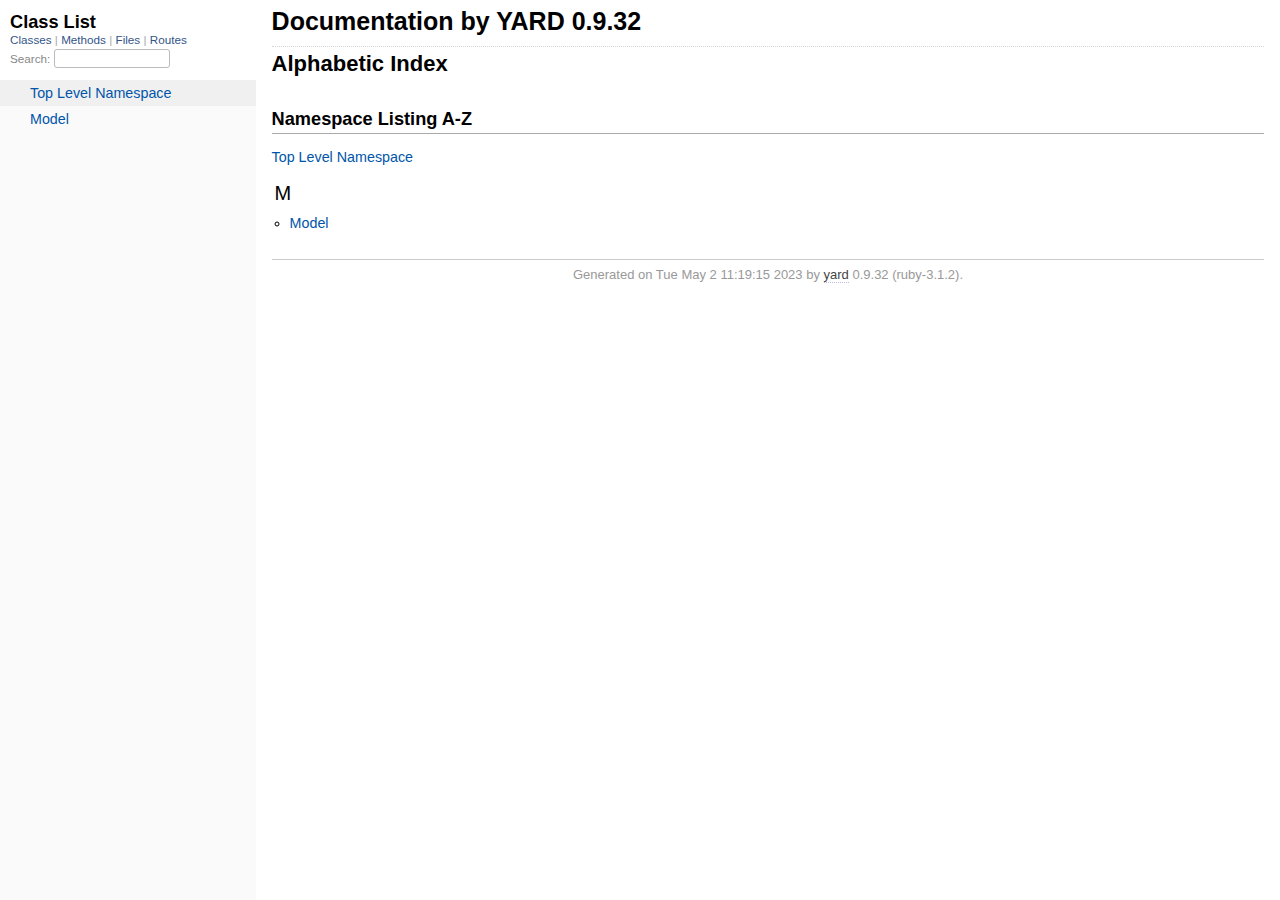
<file: doc/index.html>
<!DOCTYPE html>
<html>
  <head>
    <meta charset="utf-8">
<meta name="viewport" content="width=device-width, initial-scale=1.0">
<title>
  Documentation by YARD 0.9.32
  
</title>

  <link rel="stylesheet" href="css/style.css" type="text/css" />

  <link rel="stylesheet" href="css/common.css" type="text/css" />

<script type="text/javascript">
  pathId = null;
  relpath = '';
</script>


  <script type="text/javascript" charset="utf-8" src="js/jquery.js"></script>

  <script type="text/javascript" charset="utf-8" src="js/app.js"></script>

  <script type="text/javascript" charset="utf-8" src="js/custom.js"></script>


  </head>
  <body>
    <div class="nav_wrap">
      <iframe id="nav" src="class_list.html?1"></iframe>
      <div id="resizer"></div>
    </div>

    <div id="main" tabindex="-1">
      <div id="header">
        <div id="menu">
  
</div>

        <div id="search">
  
    <a class="full_list_link" id="class_list_link"
        href="class_list.html">

        <svg width="24" height="24">
          <rect x="0" y="4" width="24" height="4" rx="1" ry="1"></rect>
          <rect x="0" y="12" width="24" height="4" rx="1" ry="1"></rect>
          <rect x="0" y="20" width="24" height="4" rx="1" ry="1"></rect>
        </svg>
    </a>
  
</div>
        <div class="clear"></div>
      </div>

      <div id="content"><h1 class="noborder title">Documentation by YARD 0.9.32</h1>
<div id="listing">
  <h1 class="alphaindex">Alphabetic Index</h1>
  
<div class="clear"></div>
<h2>Namespace Listing A-Z</h2>


  <ul class="toplevel"><li><span class='object_link'><a href="top-level-namespace.html" title="Top Level Namespace (root)">Top Level Namespace</a></span></li></ul>



<table>
  <tr>
    <td valign='top' width="33%">
      
        
        <ul id="alpha_M" class="alpha">
          <li class="letter">M</li>
          <ul>
            
              <li>
                <span class='object_link'><a href="Model.html" title="Model (module)">Model</a></span>
                
              </li>
            
          </ul>
        </ul>
      
    </td>
  </tr>
</table>

</div>

</div>

      <div id="footer">
  Generated on Tue May  2 11:19:15 2023 by
  <a href="https://yardoc.org" title="Yay! A Ruby Documentation Tool" target="_parent">yard</a>
  0.9.32 (ruby-3.1.2).
</div>

    </div>
  </body>
</html>
</file>
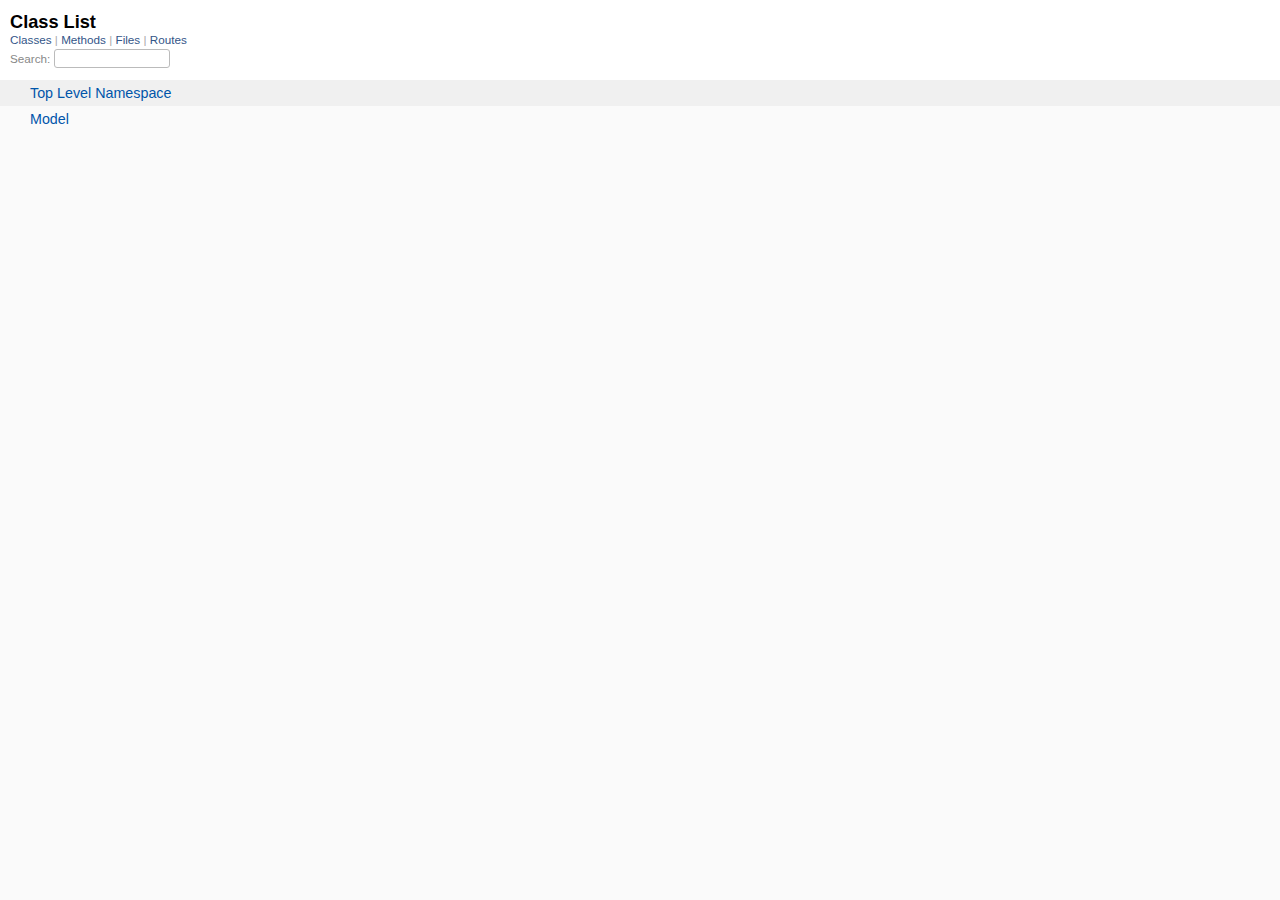
<file: doc/class_list.html>
<!DOCTYPE html>
<html>
  <head>
    <meta name="viewport" content="width=device-width, initial-scale=1.0">
    <meta charset="utf-8" />
    
      <link rel="stylesheet" href="css/full_list.css" type="text/css" media="screen" />
    
      <link rel="stylesheet" href="css/common.css" type="text/css" media="screen" />
    

    
      <script type="text/javascript" charset="utf-8" src="js/jquery.js"></script>
    
      <script type="text/javascript" charset="utf-8" src="js/full_list.js"></script>
    

    <title>Class List</title>
    <base id="base_target" target="_parent" />
  </head>
  <body>
    <div id="content">
      <div class="fixed_header">
        <h1 id="full_list_header">Class List</h1>
        <div id="full_list_nav">
          
            <span><a target="_self" href="class_list.html">
              Classes
            </a></span>
          
            <span><a target="_self" href="method_list.html">
              Methods
            </a></span>
          
            <span><a target="_self" href="file_list.html">
              Files
            </a></span>
          
            <span><a target="_self" href="route_list.html">
              Routes
            </a></span>
          
        </div>

        <div id="search">Search: <input type="text" /></div>
      </div>

      <ul id="full_list" class="class">
        <li id="object_" class="odd"><div class="item" style="padding-left:30px"><span class='object_link'><a href="top-level-namespace.html" title="Top Level Namespace (root)">Top Level Namespace</a></span></div></li>
<li id='object_Model' class='even'><div class='item' style='padding-left:30px'><span class='object_link'><a href="Model.html" title="Model (module)">Model</a></span><small class='search_info'>Top Level Namespace</small></div></li>

      </ul>
    </div>
  </body>
</html>
</file>
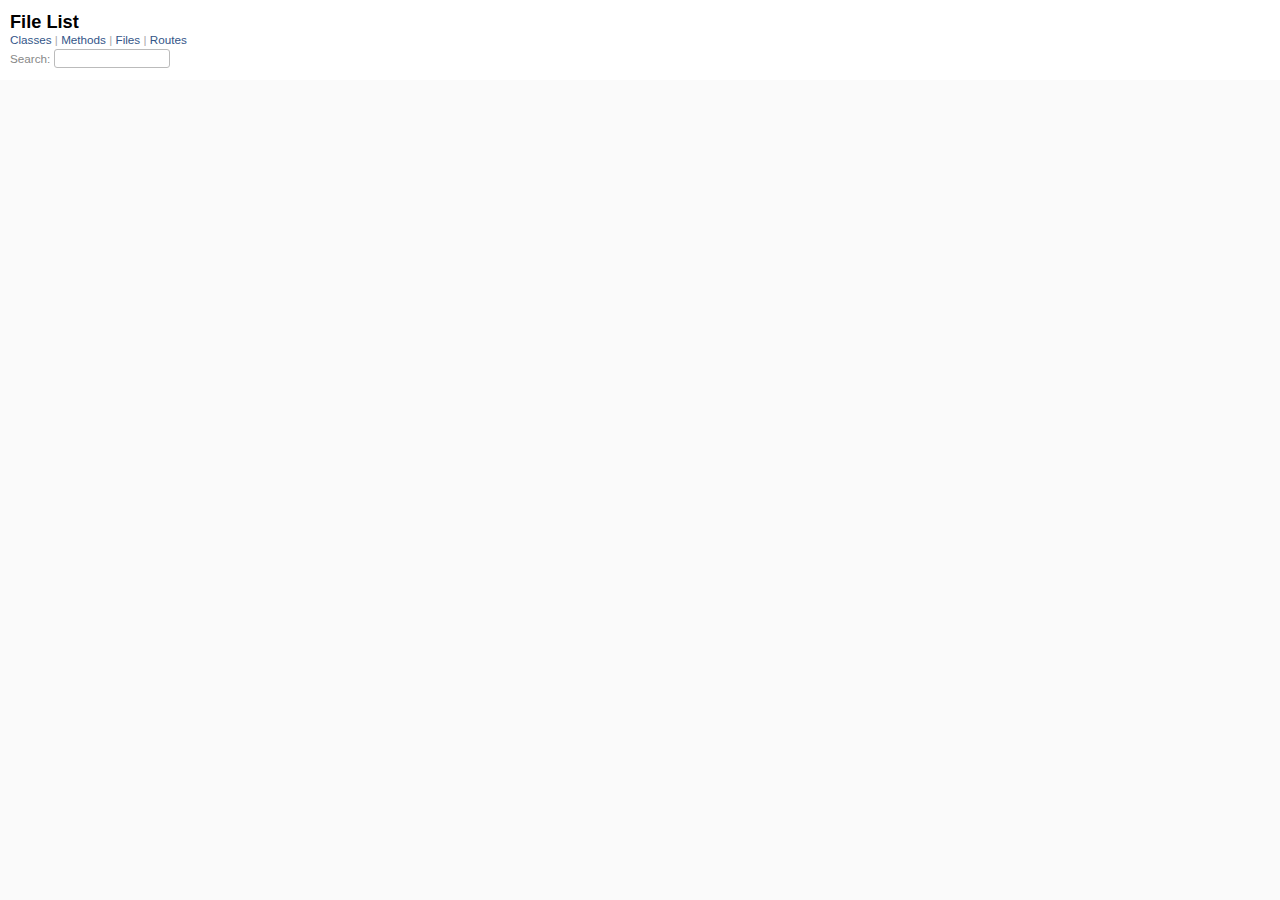
<file: doc/file_list.html>
<!DOCTYPE html>
<html>
  <head>
    <meta name="viewport" content="width=device-width, initial-scale=1.0">
    <meta charset="utf-8" />
    
      <link rel="stylesheet" href="css/full_list.css" type="text/css" media="screen" />
    
      <link rel="stylesheet" href="css/common.css" type="text/css" media="screen" />
    

    
      <script type="text/javascript" charset="utf-8" src="js/jquery.js"></script>
    
      <script type="text/javascript" charset="utf-8" src="js/full_list.js"></script>
    

    <title>File List</title>
    <base id="base_target" target="_parent" />
  </head>
  <body>
    <div id="content">
      <div class="fixed_header">
        <h1 id="full_list_header">File List</h1>
        <div id="full_list_nav">
          
            <span><a target="_self" href="class_list.html">
              Classes
            </a></span>
          
            <span><a target="_self" href="method_list.html">
              Methods
            </a></span>
          
            <span><a target="_self" href="file_list.html">
              Files
            </a></span>
          
            <span><a target="_self" href="route_list.html">
              Routes
            </a></span>
          
        </div>

        <div id="search">Search: <input type="text" /></div>
      </div>

      <ul id="full_list" class="file">
        


      </ul>
    </div>
  </body>
</html>
</file>
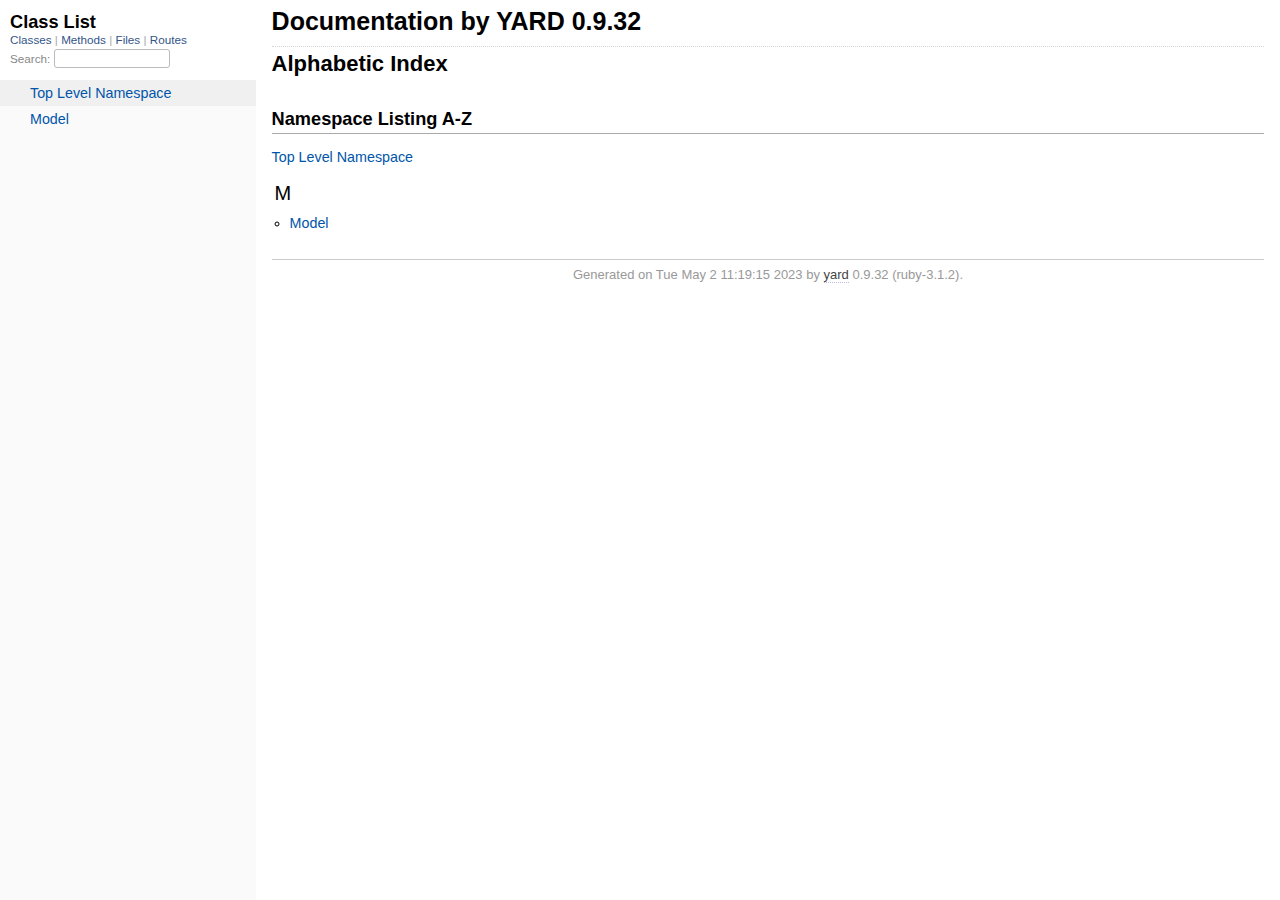
<file: doc/frames.html>
<!DOCTYPE html>
<html>
<head>
  <meta charset="utf-8">
	<title>Documentation by YARD 0.9.32</title>
</head>
<script type="text/javascript">
  var match = unescape(window.location.hash).match(/^#!(.+)/);
  var name = match ? match[1] : 'index.html';
  name = name.replace(/^(\w+):\/\//, '').replace(/^\/\//, '');
  window.top.location = name;
</script>
<noscript>
  <h1>Oops!</h1>
  <h2>YARD requires JavaScript!</h2>
</noscript>
</html>
</file>
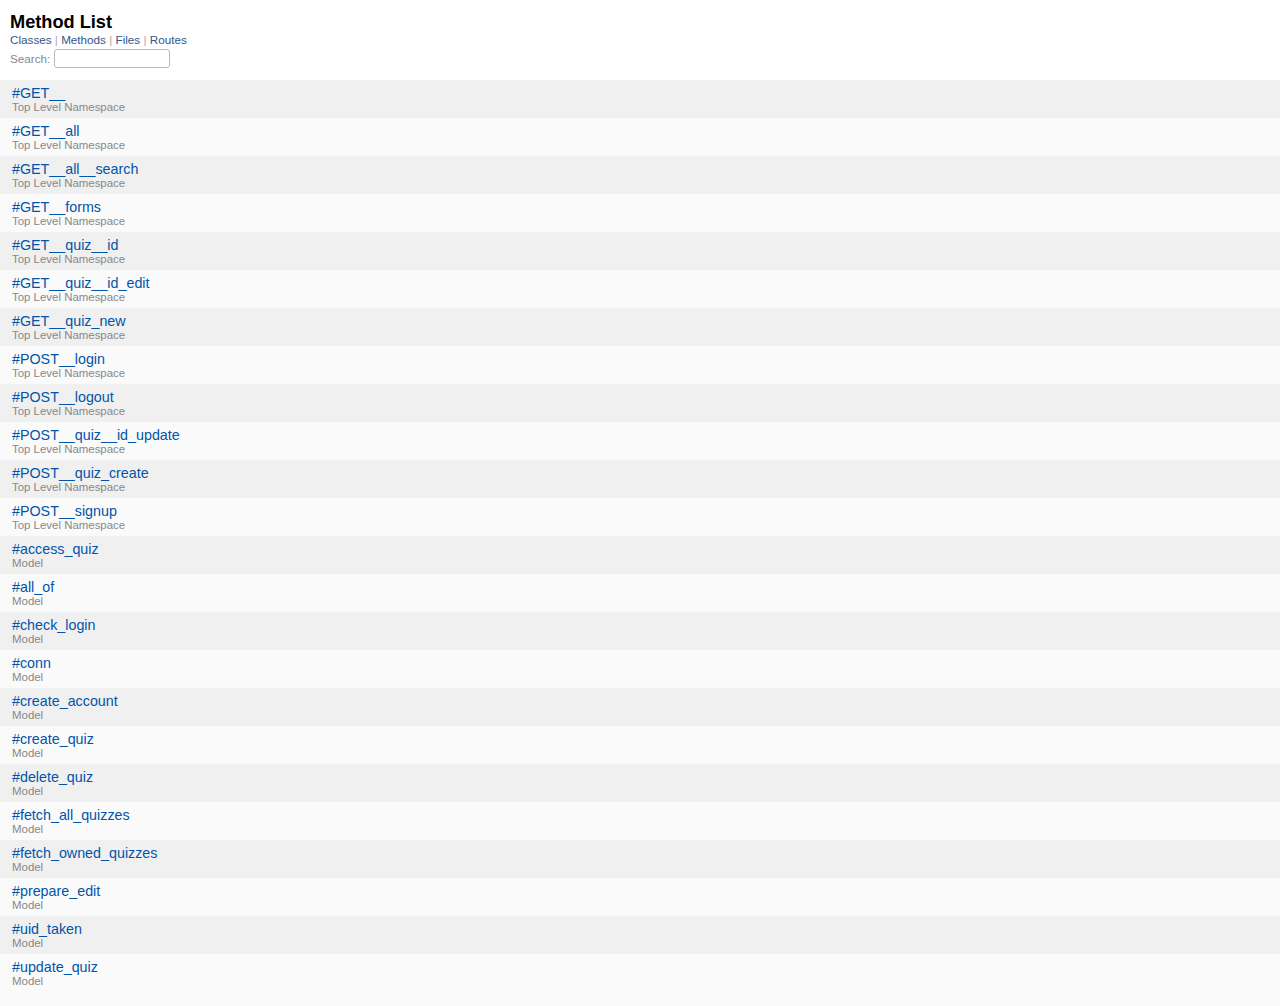
<file: doc/method_list.html>
<!DOCTYPE html>
<html>
  <head>
    <meta name="viewport" content="width=device-width, initial-scale=1.0">
    <meta charset="utf-8" />
    
      <link rel="stylesheet" href="css/full_list.css" type="text/css" media="screen" />
    
      <link rel="stylesheet" href="css/common.css" type="text/css" media="screen" />
    

    
      <script type="text/javascript" charset="utf-8" src="js/jquery.js"></script>
    
      <script type="text/javascript" charset="utf-8" src="js/full_list.js"></script>
    

    <title>Method List</title>
    <base id="base_target" target="_parent" />
  </head>
  <body>
    <div id="content">
      <div class="fixed_header">
        <h1 id="full_list_header">Method List</h1>
        <div id="full_list_nav">
          
            <span><a target="_self" href="class_list.html">
              Classes
            </a></span>
          
            <span><a target="_self" href="method_list.html">
              Methods
            </a></span>
          
            <span><a target="_self" href="file_list.html">
              Files
            </a></span>
          
            <span><a target="_self" href="route_list.html">
              Routes
            </a></span>
          
        </div>

        <div id="search">Search: <input type="text" /></div>
      </div>

      <ul id="full_list" class="method">
        

  <li class="odd ">
    <div class="item">
      <span class='object_link'><a href="top-level-namespace.html#GET__-instance_method" title="#GET__ (method)">#GET__</a></span>
      <small>Top Level Namespace</small>
    </div>
  </li>
  

  <li class="even ">
    <div class="item">
      <span class='object_link'><a href="top-level-namespace.html#GET__all-instance_method" title="#GET__all (method)">#GET__all</a></span>
      <small>Top Level Namespace</small>
    </div>
  </li>
  

  <li class="odd ">
    <div class="item">
      <span class='object_link'><a href="top-level-namespace.html#GET__all__search-instance_method" title="#GET__all__search (method)">#GET__all__search</a></span>
      <small>Top Level Namespace</small>
    </div>
  </li>
  

  <li class="even ">
    <div class="item">
      <span class='object_link'><a href="top-level-namespace.html#GET__forms-instance_method" title="#GET__forms (method)">#GET__forms</a></span>
      <small>Top Level Namespace</small>
    </div>
  </li>
  

  <li class="odd ">
    <div class="item">
      <span class='object_link'><a href="top-level-namespace.html#GET__quiz__id-instance_method" title="#GET__quiz__id (method)">#GET__quiz__id</a></span>
      <small>Top Level Namespace</small>
    </div>
  </li>
  

  <li class="even ">
    <div class="item">
      <span class='object_link'><a href="top-level-namespace.html#GET__quiz__id_edit-instance_method" title="#GET__quiz__id_edit (method)">#GET__quiz__id_edit</a></span>
      <small>Top Level Namespace</small>
    </div>
  </li>
  

  <li class="odd ">
    <div class="item">
      <span class='object_link'><a href="top-level-namespace.html#GET__quiz_new-instance_method" title="#GET__quiz_new (method)">#GET__quiz_new</a></span>
      <small>Top Level Namespace</small>
    </div>
  </li>
  

  <li class="even ">
    <div class="item">
      <span class='object_link'><a href="top-level-namespace.html#POST__login-instance_method" title="#POST__login (method)">#POST__login</a></span>
      <small>Top Level Namespace</small>
    </div>
  </li>
  

  <li class="odd ">
    <div class="item">
      <span class='object_link'><a href="top-level-namespace.html#POST__logout-instance_method" title="#POST__logout (method)">#POST__logout</a></span>
      <small>Top Level Namespace</small>
    </div>
  </li>
  

  <li class="even ">
    <div class="item">
      <span class='object_link'><a href="top-level-namespace.html#POST__quiz__id_update-instance_method" title="#POST__quiz__id_update (method)">#POST__quiz__id_update</a></span>
      <small>Top Level Namespace</small>
    </div>
  </li>
  

  <li class="odd ">
    <div class="item">
      <span class='object_link'><a href="top-level-namespace.html#POST__quiz_create-instance_method" title="#POST__quiz_create (method)">#POST__quiz_create</a></span>
      <small>Top Level Namespace</small>
    </div>
  </li>
  

  <li class="even ">
    <div class="item">
      <span class='object_link'><a href="top-level-namespace.html#POST__signup-instance_method" title="#POST__signup (method)">#POST__signup</a></span>
      <small>Top Level Namespace</small>
    </div>
  </li>
  

  <li class="odd ">
    <div class="item">
      <span class='object_link'><a href="Model.html#access_quiz-instance_method" title="Model#access_quiz (method)">#access_quiz</a></span>
      <small>Model</small>
    </div>
  </li>
  

  <li class="even ">
    <div class="item">
      <span class='object_link'><a href="Model.html#all_of-instance_method" title="Model#all_of (method)">#all_of</a></span>
      <small>Model</small>
    </div>
  </li>
  

  <li class="odd ">
    <div class="item">
      <span class='object_link'><a href="Model.html#check_login-instance_method" title="Model#check_login (method)">#check_login</a></span>
      <small>Model</small>
    </div>
  </li>
  

  <li class="even ">
    <div class="item">
      <span class='object_link'><a href="Model.html#conn-instance_method" title="Model#conn (method)">#conn</a></span>
      <small>Model</small>
    </div>
  </li>
  

  <li class="odd ">
    <div class="item">
      <span class='object_link'><a href="Model.html#create_account-instance_method" title="Model#create_account (method)">#create_account</a></span>
      <small>Model</small>
    </div>
  </li>
  

  <li class="even ">
    <div class="item">
      <span class='object_link'><a href="Model.html#create_quiz-instance_method" title="Model#create_quiz (method)">#create_quiz</a></span>
      <small>Model</small>
    </div>
  </li>
  

  <li class="odd ">
    <div class="item">
      <span class='object_link'><a href="Model.html#delete_quiz-instance_method" title="Model#delete_quiz (method)">#delete_quiz</a></span>
      <small>Model</small>
    </div>
  </li>
  

  <li class="even ">
    <div class="item">
      <span class='object_link'><a href="Model.html#fetch_all_quizzes-instance_method" title="Model#fetch_all_quizzes (method)">#fetch_all_quizzes</a></span>
      <small>Model</small>
    </div>
  </li>
  

  <li class="odd ">
    <div class="item">
      <span class='object_link'><a href="Model.html#fetch_owned_quizzes-instance_method" title="Model#fetch_owned_quizzes (method)">#fetch_owned_quizzes</a></span>
      <small>Model</small>
    </div>
  </li>
  

  <li class="even ">
    <div class="item">
      <span class='object_link'><a href="Model.html#prepare_edit-instance_method" title="Model#prepare_edit (method)">#prepare_edit</a></span>
      <small>Model</small>
    </div>
  </li>
  

  <li class="odd ">
    <div class="item">
      <span class='object_link'><a href="Model.html#uid_taken-instance_method" title="Model#uid_taken (method)">#uid_taken</a></span>
      <small>Model</small>
    </div>
  </li>
  

  <li class="even ">
    <div class="item">
      <span class='object_link'><a href="Model.html#update_quiz-instance_method" title="Model#update_quiz (method)">#update_quiz</a></span>
      <small>Model</small>
    </div>
  </li>
  


      </ul>
    </div>
  </body>
</html>
</file>
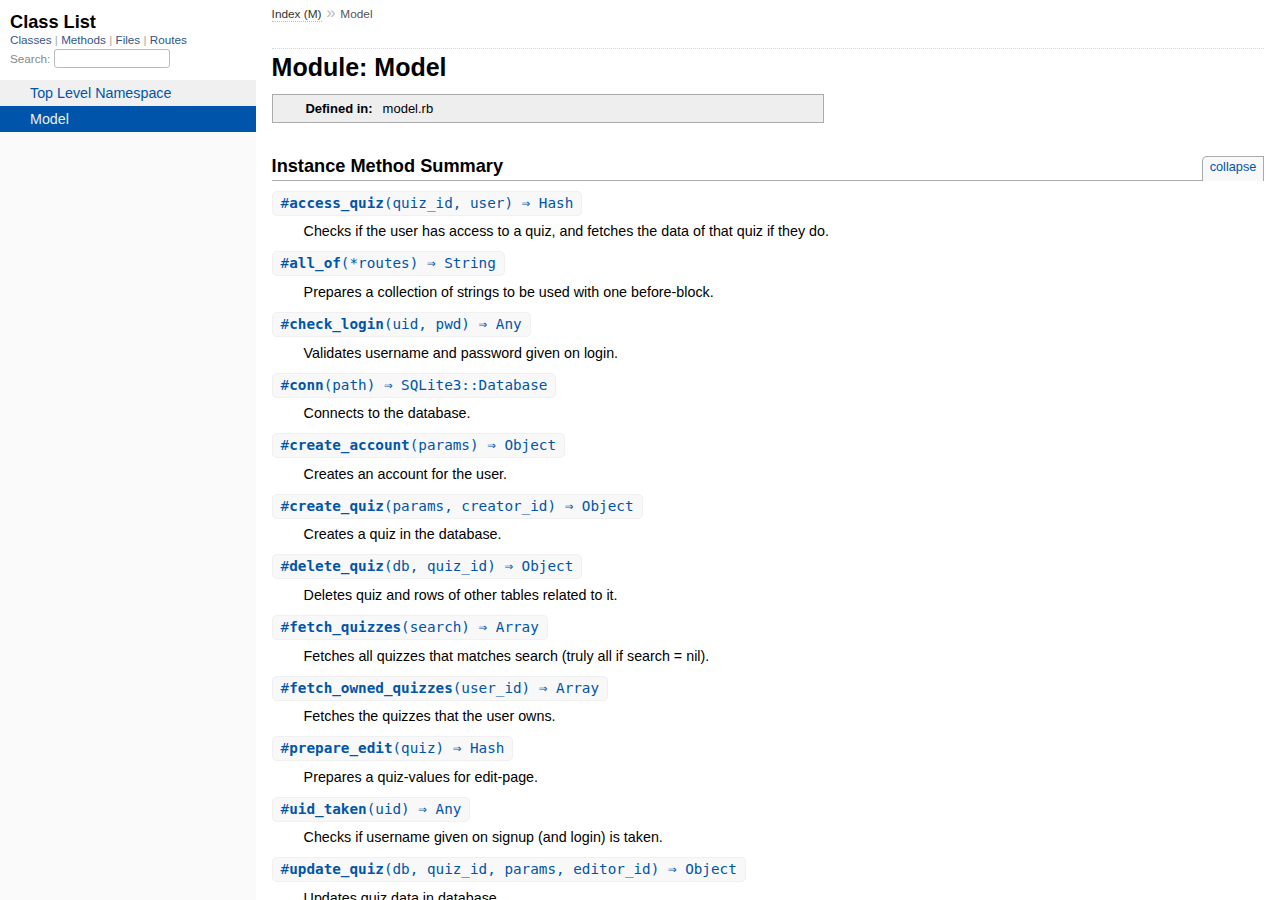
<file: doc/Model.html>
<!DOCTYPE html>
<html>
  <head>
    <meta charset="utf-8">
<meta name="viewport" content="width=device-width, initial-scale=1.0">
<title>
  Module: Model
  
    &mdash; Documentation by YARD 0.9.32
  
</title>

  <link rel="stylesheet" href="css/style.css" type="text/css" />

  <link rel="stylesheet" href="css/common.css" type="text/css" />

<script type="text/javascript">
  pathId = "Model";
  relpath = '';
</script>


  <script type="text/javascript" charset="utf-8" src="js/jquery.js"></script>

  <script type="text/javascript" charset="utf-8" src="js/app.js"></script>

  <script type="text/javascript" charset="utf-8" src="js/custom.js"></script>


  </head>
  <body>
    <div class="nav_wrap">
      <iframe id="nav" src="class_list.html?1"></iframe>
      <div id="resizer"></div>
    </div>

    <div id="main" tabindex="-1">
      <div id="header">
        <div id="menu">
  
    <a href="_index.html">Index (M)</a> &raquo;
    
    
    <span class="title">Model</span>
  
</div>

        <div id="search">
  
    <a class="full_list_link" id="class_list_link"
        href="class_list.html">

        <svg width="24" height="24">
          <rect x="0" y="4" width="24" height="4" rx="1" ry="1"></rect>
          <rect x="0" y="12" width="24" height="4" rx="1" ry="1"></rect>
          <rect x="0" y="20" width="24" height="4" rx="1" ry="1"></rect>
        </svg>
    </a>
  
</div>
        <div class="clear"></div>
      </div>

      <div id="content"><h1>Module: Model
  
  
  
</h1>
<div class="box_info">
  

  
  
  
  
  

  

  
  <dl>
    <dt>Defined in:</dt>
    <dd>model.rb</dd>
  </dl>
  
</div>








  
    <h2>
      Instance Method Summary
      <small><a href="#" class="summary_toggle">collapse</a></small>
    </h2>

    <ul class="summary">
      
        <li class="public ">
  <span class="summary_signature">
    
      <a href="#access_quiz-instance_method" title="#access_quiz (instance method)">#<strong>access_quiz</strong>(quiz_id, user)  &#x21d2; Hash </a>
    

    
  </span>
  
  
  
  
  
  
  

  
    <span class="summary_desc"><div class='inline'>
<p>Checks if the user has access to a quiz, and fetches the data of that quiz if they do.</p>
</div></span>
  
</li>

      
        <li class="public ">
  <span class="summary_signature">
    
      <a href="#all_of-instance_method" title="#all_of (instance method)">#<strong>all_of</strong>(*routes)  &#x21d2; String </a>
    

    
  </span>
  
  
  
  
  
  
  

  
    <span class="summary_desc"><div class='inline'>
<p>Prepares a collection of strings to be used with one before-block.</p>
</div></span>
  
</li>

      
        <li class="public ">
  <span class="summary_signature">
    
      <a href="#check_login-instance_method" title="#check_login (instance method)">#<strong>check_login</strong>(uid, pwd)  &#x21d2; Any </a>
    

    
  </span>
  
  
  
  
  
  
  

  
    <span class="summary_desc"><div class='inline'>
<p>Validates username and password given on login.</p>
</div></span>
  
</li>

      
        <li class="public ">
  <span class="summary_signature">
    
      <a href="#conn-instance_method" title="#conn (instance method)">#<strong>conn</strong>(path)  &#x21d2; SQLite3::Database </a>
    

    
  </span>
  
  
  
  
  
  
  

  
    <span class="summary_desc"><div class='inline'>
<p>Connects to the database.</p>
</div></span>
  
</li>

      
        <li class="public ">
  <span class="summary_signature">
    
      <a href="#create_account-instance_method" title="#create_account (instance method)">#<strong>create_account</strong>(params)  &#x21d2; Object </a>
    

    
  </span>
  
  
  
  
  
  
  

  
    <span class="summary_desc"><div class='inline'>
<p>Creates an account for the user.</p>
</div></span>
  
</li>

      
        <li class="public ">
  <span class="summary_signature">
    
      <a href="#create_quiz-instance_method" title="#create_quiz (instance method)">#<strong>create_quiz</strong>(params, creator_id)  &#x21d2; Object </a>
    

    
  </span>
  
  
  
  
  
  
  

  
    <span class="summary_desc"><div class='inline'>
<p>Creates a quiz in the database.</p>
</div></span>
  
</li>

      
        <li class="public ">
  <span class="summary_signature">
    
      <a href="#delete_quiz-instance_method" title="#delete_quiz (instance method)">#<strong>delete_quiz</strong>(db, quiz_id)  &#x21d2; Object </a>
    

    
  </span>
  
  
  
  
  
  
  

  
    <span class="summary_desc"><div class='inline'>
<p>Deletes quiz and rows of other tables related to it.</p>
</div></span>
  
</li>

      
        <li class="public ">
  <span class="summary_signature">
    
      <a href="#fetch_quizzes-instance_method" title="#fetch_quizzes (instance method)">#<strong>fetch_quizzes</strong>(search)  &#x21d2; Array </a>
    

    
  </span>
  
  
  
  
  
  
  

  
    <span class="summary_desc"><div class='inline'>
<p>Fetches all quizzes that matches search (truly all if search = nil).</p>
</div></span>
  
</li>

      
        <li class="public ">
  <span class="summary_signature">
    
      <a href="#fetch_owned_quizzes-instance_method" title="#fetch_owned_quizzes (instance method)">#<strong>fetch_owned_quizzes</strong>(user_id)  &#x21d2; Array </a>
    

    
  </span>
  
  
  
  
  
  
  

  
    <span class="summary_desc"><div class='inline'>
<p>Fetches the quizzes that the user owns.</p>
</div></span>
  
</li>

      
        <li class="public ">
  <span class="summary_signature">
    
      <a href="#prepare_edit-instance_method" title="#prepare_edit (instance method)">#<strong>prepare_edit</strong>(quiz)  &#x21d2; Hash </a>
    

    
  </span>
  
  
  
  
  
  
  

  
    <span class="summary_desc"><div class='inline'>
<p>Prepares a quiz-values for edit-page.</p>
</div></span>
  
</li>

      
        <li class="public ">
  <span class="summary_signature">
    
      <a href="#uid_taken-instance_method" title="#uid_taken (instance method)">#<strong>uid_taken</strong>(uid)  &#x21d2; Any </a>
    

    
  </span>
  
  
  
  
  
  
  

  
    <span class="summary_desc"><div class='inline'>
<p>Checks if username given on signup (and login) is taken.</p>
</div></span>
  
</li>

      
        <li class="public ">
  <span class="summary_signature">
    
      <a href="#update_quiz-instance_method" title="#update_quiz (instance method)">#<strong>update_quiz</strong>(db, quiz_id, params, editor_id)  &#x21d2; Object </a>
    

    
  </span>
  
  
  
  
  
  
  

  
    <span class="summary_desc"><div class='inline'>
<p>Updates quiz data in database.</p>
</div></span>
  
</li>

      
    </ul>
  



  <div id="instance_method_details" class="method_details_list">
    <h2>Instance Method Details</h2>

    
      <div class="method_details first">
  <h3 class="signature first" id="access_quiz-instance_method">
  
    #<strong>access_quiz</strong>(quiz_id, user)  &#x21d2; <tt>Hash</tt> 
  

  

  
</h3><div class="docstring">
  <div class="discussion">
    
<p>Checks if the user has access to a quiz, and fetches the data of that quiz if they do</p>


  </div>
</div>
<div class="tags">
  <p class="tag_title">Parameters:</p>
<ul class="param">
  
    <li>
      
        <span class='name'>quiz_id,</span>
      
      
        <span class='type'>(<tt>Integer</tt>)</span>
      
      
      
        &mdash;
        <div class='inline'>
<p>The id of the quiz</p>
</div>
      
    </li>
  
    <li>
      
        <span class='name'>user_id,</span>
      
      
        <span class='type'>(<tt>Integer</tt>)</span>
      
      
      
        &mdash;
        <div class='inline'>
<p>The id of the user</p>
</div>
      
    </li>
  
</ul>

<p class="tag_title">Returns:</p>
<ul class="return">
  
    <li>
      
      
        <span class='type'>(<tt>Hash</tt>)</span>
      
      
      
        &mdash;
        <div class='inline'>
<p>containing all the data of the quiz</p>
</div>
      
    </li>
  
</ul>



</div><table class="source_code">
  <tr>
    <td>
      <pre class="lines">


101
102
103
104
105
106
107
108
109
110
111
112
113
114
115
116
117
118
119
120
121
122
123
124
125
126
127
128
129
130
131
132
133
134
135
136
137
138
139
140
141
142
143
144
145</pre>
    </td>
    <td>
      <pre class="code"><span class="info file"># File 'model.rb', line 101</span>

<span class='kw'>def</span> <span class='id identifier rubyid_access_quiz'>access_quiz</span><span class='lparen'>(</span><span class='id identifier rubyid_quiz_id'>quiz_id</span><span class='comma'>,</span> <span class='id identifier rubyid_user'>user</span><span class='rparen'>)</span>

    <span class='id identifier rubyid_db'>db</span> <span class='op'>=</span> <span class='id identifier rubyid_conn'><span class='object_link'><a href="#conn-instance_method" title="Model#conn (method)">conn</a></span></span><span class='lparen'>(</span><span class='tstring'><span class='tstring_beg'>&quot;</span><span class='tstring_content'>db/q.db</span><span class='tstring_end'>&quot;</span></span><span class='rparen'>)</span>
    <span class='id identifier rubyid_query'>query</span> <span class='op'>=</span> <span class='tstring'><span class='tstring_beg'>&quot;</span><span class='tstring_content'>SELECT * FROM quizzes WHERE id = ? LIMIT 1</span><span class='tstring_end'>&quot;</span></span>
    <span class='id identifier rubyid_quiz'>quiz</span> <span class='op'>=</span> <span class='id identifier rubyid_db'>db</span><span class='period'>.</span><span class='id identifier rubyid_execute'>execute</span><span class='lparen'>(</span><span class='id identifier rubyid_query'>query</span><span class='comma'>,</span> <span class='id identifier rubyid_quiz_id'>quiz_id</span><span class='rparen'>)</span><span class='period'>.</span><span class='id identifier rubyid_first'>first</span>
    <span class='id identifier rubyid_query'>query</span> <span class='op'>=</span> <span class='tstring'><span class='tstring_beg'>&quot;</span><span class='tstring_content'>SELECT users.id, users.uid, quizzes_owners.creator FROM users INNER JOIN quizzes_owners ON quizzes_owners.user_id = users.id WHERE quizzes_owners.quiz_id = ?</span><span class='tstring_end'>&quot;</span></span>
    <span class='id identifier rubyid_quiz'>quiz</span><span class='lbracket'>[</span><span class='tstring'><span class='tstring_beg'>&#39;</span><span class='tstring_content'>owners</span><span class='tstring_end'>&#39;</span></span><span class='rbracket'>]</span> <span class='op'>=</span> <span class='id identifier rubyid_db'>db</span><span class='period'>.</span><span class='id identifier rubyid_execute'>execute</span><span class='lparen'>(</span><span class='id identifier rubyid_query'>query</span><span class='comma'>,</span> <span class='id identifier rubyid_quiz_id'>quiz_id</span><span class='rparen'>)</span>

    <span class='id identifier rubyid_p'>p</span> <span class='tstring'><span class='tstring_beg'>&quot;</span><span class='tstring_content'>user: </span><span class='embexpr_beg'>#{</span><span class='id identifier rubyid_user'>user</span><span class='embexpr_end'>}</span><span class='tstring_end'>&quot;</span></span>
    <span class='kw'>if</span> <span class='id identifier rubyid_user'>user</span><span class='lbracket'>[</span><span class='tstring'><span class='tstring_beg'>&#39;</span><span class='tstring_content'>admin</span><span class='tstring_end'>&#39;</span></span><span class='rbracket'>]</span> <span class='op'>==</span> <span class='int'>1</span>
        <span class='id identifier rubyid_access'>access</span> <span class='op'>=</span> <span class='kw'>true</span>
    <span class='kw'>else</span>
        <span class='id identifier rubyid_access'>access</span> <span class='op'>=</span> <span class='kw'>false</span>
        <span class='id identifier rubyid_quiz'>quiz</span><span class='lbracket'>[</span><span class='tstring'><span class='tstring_beg'>&#39;</span><span class='tstring_content'>owners</span><span class='tstring_end'>&#39;</span></span><span class='rbracket'>]</span><span class='period'>.</span><span class='id identifier rubyid_each'>each</span> <span class='kw'>do</span> <span class='op'>|</span><span class='id identifier rubyid_owner'>owner</span><span class='op'>|</span>
            <span class='kw'>if</span> <span class='id identifier rubyid_owner'>owner</span><span class='lbracket'>[</span><span class='tstring'><span class='tstring_beg'>&#39;</span><span class='tstring_content'>id</span><span class='tstring_end'>&#39;</span></span><span class='rbracket'>]</span> <span class='op'>==</span> <span class='id identifier rubyid_user'>user</span><span class='lbracket'>[</span><span class='tstring'><span class='tstring_beg'>&#39;</span><span class='tstring_content'>id</span><span class='tstring_end'>&#39;</span></span><span class='rbracket'>]</span>
                <span class='id identifier rubyid_access'>access</span> <span class='op'>=</span> <span class='kw'>true</span>
            <span class='kw'>end</span>
        <span class='kw'>end</span>
    <span class='kw'>end</span>

    <span class='id identifier rubyid_query'>query</span> <span class='op'>=</span> <span class='tstring'><span class='tstring_beg'>&quot;</span><span class='tstring_content'>SELECT * FROM questions WHERE quiz_id = ?</span><span class='tstring_end'>&quot;</span></span>
    <span class='id identifier rubyid_questions'>questions</span> <span class='op'>=</span> <span class='id identifier rubyid_db'>db</span><span class='period'>.</span><span class='id identifier rubyid_execute'>execute</span><span class='lparen'>(</span><span class='id identifier rubyid_query'>query</span><span class='comma'>,</span> <span class='id identifier rubyid_quiz_id'>quiz_id</span><span class='rparen'>)</span>
    <span class='id identifier rubyid_query'>query</span> <span class='op'>=</span> <span class='tstring'><span class='tstring_beg'>&quot;</span><span class='tstring_content'>SELECT answers.* FROM answers INNER JOIN questions ON questions.id = answers.question_id WHERE questions.quiz_id = ?</span><span class='tstring_end'>&quot;</span></span>
    <span class='id identifier rubyid_answers'>answers</span> <span class='op'>=</span> <span class='id identifier rubyid_db'>db</span><span class='period'>.</span><span class='id identifier rubyid_execute'>execute</span><span class='lparen'>(</span><span class='id identifier rubyid_query'>query</span><span class='comma'>,</span> <span class='id identifier rubyid_quiz_id'>quiz_id</span><span class='rparen'>)</span>
    <span class='id identifier rubyid_p'>p</span> <span class='tstring'><span class='tstring_beg'>&quot;</span><span class='tstring_content'>answers from sql: </span><span class='embexpr_beg'>#{</span><span class='id identifier rubyid_answers'>answers</span><span class='embexpr_end'>}</span><span class='tstring_end'>&quot;</span></span>

    <span class='id identifier rubyid_db'>db</span><span class='period'>.</span><span class='id identifier rubyid_close'>close</span>

    <span class='id identifier rubyid_quiz'>quiz</span><span class='lbracket'>[</span><span class='tstring'><span class='tstring_beg'>&#39;</span><span class='tstring_content'>content</span><span class='tstring_end'>&#39;</span></span><span class='rbracket'>]</span> <span class='op'>=</span> <span class='lbracket'>[</span><span class='rbracket'>]</span>
    <span class='id identifier rubyid_questions'>questions</span><span class='period'>.</span><span class='id identifier rubyid_each'>each</span> <span class='kw'>do</span> <span class='op'>|</span><span class='id identifier rubyid_question'>question</span><span class='op'>|</span>
        <span class='id identifier rubyid_q'>q</span> <span class='op'>=</span> <span class='lbrace'>{</span><span class='rbrace'>}</span>
        <span class='id identifier rubyid_q'>q</span><span class='lbracket'>[</span><span class='tstring'><span class='tstring_beg'>&#39;</span><span class='tstring_content'>answers</span><span class='tstring_end'>&#39;</span></span><span class='rbracket'>]</span> <span class='op'>=</span> <span class='lbracket'>[</span><span class='rbracket'>]</span>
        <span class='id identifier rubyid_q'>q</span><span class='lbracket'>[</span><span class='tstring'><span class='tstring_beg'>&#39;</span><span class='tstring_content'>id</span><span class='tstring_end'>&#39;</span></span><span class='rbracket'>]</span><span class='comma'>,</span> <span class='id identifier rubyid_q'>q</span><span class='lbracket'>[</span><span class='tstring'><span class='tstring_beg'>&#39;</span><span class='tstring_content'>text</span><span class='tstring_end'>&#39;</span></span><span class='rbracket'>]</span> <span class='op'>=</span> <span class='id identifier rubyid_question'>question</span><span class='lbracket'>[</span><span class='tstring'><span class='tstring_beg'>&#39;</span><span class='tstring_content'>local_id</span><span class='tstring_end'>&#39;</span></span><span class='rbracket'>]</span><span class='comma'>,</span> <span class='id identifier rubyid_question'>question</span><span class='lbracket'>[</span><span class='tstring'><span class='tstring_beg'>&#39;</span><span class='tstring_content'>text</span><span class='tstring_end'>&#39;</span></span><span class='rbracket'>]</span>
        <span class='id identifier rubyid_answers'>answers</span><span class='period'>.</span><span class='id identifier rubyid_each'>each</span> <span class='kw'>do</span> <span class='op'>|</span><span class='id identifier rubyid_answer'>answer</span><span class='op'>|</span>
            <span class='kw'>if</span> <span class='id identifier rubyid_answer'>answer</span><span class='lbracket'>[</span><span class='tstring'><span class='tstring_beg'>&#39;</span><span class='tstring_content'>question_id</span><span class='tstring_end'>&#39;</span></span><span class='rbracket'>]</span> <span class='op'>==</span> <span class='id identifier rubyid_question'>question</span><span class='lbracket'>[</span><span class='tstring'><span class='tstring_beg'>&#39;</span><span class='tstring_content'>id</span><span class='tstring_end'>&#39;</span></span><span class='rbracket'>]</span>
                <span class='id identifier rubyid_a'>a</span> <span class='op'>=</span> <span class='lbrace'>{</span><span class='rbrace'>}</span>
                <span class='id identifier rubyid_a'>a</span><span class='lbracket'>[</span><span class='tstring'><span class='tstring_beg'>&#39;</span><span class='tstring_content'>id</span><span class='tstring_end'>&#39;</span></span><span class='rbracket'>]</span><span class='comma'>,</span> <span class='id identifier rubyid_a'>a</span><span class='lbracket'>[</span><span class='tstring'><span class='tstring_beg'>&#39;</span><span class='tstring_content'>text</span><span class='tstring_end'>&#39;</span></span><span class='rbracket'>]</span><span class='comma'>,</span> <span class='id identifier rubyid_a'>a</span><span class='lbracket'>[</span><span class='tstring'><span class='tstring_beg'>&#39;</span><span class='tstring_content'>correct</span><span class='tstring_end'>&#39;</span></span><span class='rbracket'>]</span> <span class='op'>=</span> <span class='id identifier rubyid_answer'>answer</span><span class='lbracket'>[</span><span class='tstring'><span class='tstring_beg'>&#39;</span><span class='tstring_content'>local_id</span><span class='tstring_end'>&#39;</span></span><span class='rbracket'>]</span><span class='comma'>,</span> <span class='id identifier rubyid_answer'>answer</span><span class='lbracket'>[</span><span class='tstring'><span class='tstring_beg'>&#39;</span><span class='tstring_content'>text</span><span class='tstring_end'>&#39;</span></span><span class='rbracket'>]</span><span class='comma'>,</span> <span class='id identifier rubyid_answer'>answer</span><span class='lbracket'>[</span><span class='tstring'><span class='tstring_beg'>&#39;</span><span class='tstring_content'>correct</span><span class='tstring_end'>&#39;</span></span><span class='rbracket'>]</span>
                <span class='id identifier rubyid_q'>q</span><span class='lbracket'>[</span><span class='tstring'><span class='tstring_beg'>&#39;</span><span class='tstring_content'>answers</span><span class='tstring_end'>&#39;</span></span><span class='rbracket'>]</span> <span class='op'>&lt;&lt;</span> <span class='id identifier rubyid_a'>a</span>
            <span class='kw'>end</span>
        <span class='kw'>end</span>
        <span class='id identifier rubyid_quiz'>quiz</span><span class='lbracket'>[</span><span class='tstring'><span class='tstring_beg'>&#39;</span><span class='tstring_content'>content</span><span class='tstring_end'>&#39;</span></span><span class='rbracket'>]</span> <span class='op'>&lt;&lt;</span> <span class='id identifier rubyid_q'>q</span>
    <span class='kw'>end</span>

    <span class='kw'>return</span> <span class='lbrace'>{</span><span class='tstring'><span class='tstring_beg'>&#39;</span><span class='tstring_content'>access</span><span class='tstring_end'>&#39;</span></span> <span class='op'>=&gt;</span> <span class='id identifier rubyid_access'>access</span><span class='comma'>,</span> <span class='tstring'><span class='tstring_beg'>&#39;</span><span class='tstring_content'>quiz</span><span class='tstring_end'>&#39;</span></span> <span class='op'>=&gt;</span> <span class='id identifier rubyid_quiz'>quiz</span><span class='rbrace'>}</span>
<span class='kw'>end</span></pre>
    </td>
  </tr>
</table>
</div>
    
      <div class="method_details ">
  <h3 class="signature " id="all_of-instance_method">
  
    #<strong>all_of</strong>(*routes)  &#x21d2; <tt>String</tt> 
  

  

  
</h3><div class="docstring">
  <div class="discussion">
    
<p>Prepares a collection of strings to be used with one before-block</p>


  </div>
</div>
<div class="tags">
  
<p class="tag_title">Returns:</p>
<ul class="return">
  
    <li>
      
      
        <span class='type'>(<tt>String</tt>)</span>
      
      
      
        &mdash;
        <div class='inline'>
<p>string of multiple routes to be used with one before-block</p>
</div>
      
    </li>
  
</ul>



</div><table class="source_code">
  <tr>
    <td>
      <pre class="lines">


19
20
21</pre>
    </td>
    <td>
      <pre class="code"><span class="info file"># File 'model.rb', line 19</span>

<span class='kw'>def</span> <span class='id identifier rubyid_all_of'>all_of</span><span class='lparen'>(</span><span class='op'>*</span><span class='id identifier rubyid_routes'>routes</span><span class='rparen'>)</span>
    <span class='kw'>return</span> <span class='id identifier rubyid_routes'>routes</span><span class='period'>.</span><span class='id identifier rubyid_join'>join</span><span class='lparen'>(</span><span class='tstring'><span class='tstring_beg'>&quot;</span><span class='tstring_content'>|</span><span class='tstring_end'>&quot;</span></span><span class='rparen'>)</span>
<span class='kw'>end</span></pre>
    </td>
  </tr>
</table>
</div>
    
      <div class="method_details ">
  <h3 class="signature " id="check_login-instance_method">
  
    #<strong>check_login</strong>(uid, pwd)  &#x21d2; <tt>Any</tt> 
  

  

  
</h3><div class="docstring">
  <div class="discussion">
    
<p>Validates username and password given on login</p>


  </div>
</div>
<div class="tags">
  
<p class="tag_title">Returns:</p>
<ul class="return">
  
    <li>
      
      
        <span class='type'>(<tt>Any</tt>)</span>
      
      
      
        &mdash;
        <div class='inline'>
<p>admin-status if login is successful, else false</p>
</div>
      
    </li>
  
</ul>

  <p class="tag_title">See Also:</p>
  <ul class="see">
    
      <li><span class='object_link'><a href="#uid_taken-instance_method" title="Model#uid_taken (method)">#uid_taken</a></span></li>
    
  </ul>



</div><table class="source_code">
  <tr>
    <td>
      <pre class="lines">


49
50
51
52
53
54
55
56
57
58
59
60</pre>
    </td>
    <td>
      <pre class="code"><span class="info file"># File 'model.rb', line 49</span>

<span class='kw'>def</span> <span class='id identifier rubyid_check_login'>check_login</span><span class='lparen'>(</span><span class='id identifier rubyid_uid'>uid</span><span class='comma'>,</span> <span class='id identifier rubyid_pwd'>pwd</span><span class='rparen'>)</span>

    <span class='id identifier rubyid_result'>result</span> <span class='op'>=</span> <span class='id identifier rubyid_uid_taken'><span class='object_link'><a href="#uid_taken-instance_method" title="Model#uid_taken (method)">uid_taken</a></span></span><span class='lparen'>(</span><span class='id identifier rubyid_uid'>uid</span><span class='rparen'>)</span>

    <span class='kw'>if</span> <span class='id identifier rubyid_result'>result</span> <span class='op'>!=</span> <span class='kw'>false</span>
        <span class='id identifier rubyid_pwdigest'>pwdigest</span> <span class='op'>=</span> <span class='id identifier rubyid_result'>result</span><span class='lbracket'>[</span><span class='tstring'><span class='tstring_beg'>&#39;</span><span class='tstring_content'>pwdigest</span><span class='tstring_end'>&#39;</span></span><span class='rbracket'>]</span>
        <span class='kw'>if</span> <span class='const'>BCrypt</span><span class='op'>::</span><span class='const'>Password</span><span class='period'>.</span><span class='id identifier rubyid_new'>new</span><span class='lparen'>(</span><span class='id identifier rubyid_pwdigest'>pwdigest</span><span class='rparen'>)</span> <span class='op'>==</span> <span class='id identifier rubyid_pwd'>pwd</span>
            <span class='kw'>return</span> <span class='id identifier rubyid_result'>result</span><span class='lbracket'>[</span><span class='symbol'>:admin</span><span class='rbracket'>]</span>
        <span class='kw'>end</span>
    <span class='kw'>end</span>
    <span class='kw'>return</span> <span class='kw'>false</span>
<span class='kw'>end</span></pre>
    </td>
  </tr>
</table>
</div>
    
      <div class="method_details ">
  <h3 class="signature " id="conn-instance_method">
  
    #<strong>conn</strong>(path)  &#x21d2; <tt>SQLite3::Database</tt> 
  

  

  
</h3><div class="docstring">
  <div class="discussion">
    
<p>Connects to the database</p>


  </div>
</div>
<div class="tags">
  <p class="tag_title">Parameters:</p>
<ul class="param">
  
    <li>
      
        <span class='name'>path,</span>
      
      
        <span class='type'>(<tt>String</tt>)</span>
      
      
      
        &mdash;
        <div class='inline'>
<p>Describes path to database file</p>
</div>
      
    </li>
  
</ul>

<p class="tag_title">Returns:</p>
<ul class="return">
  
    <li>
      
      
        <span class='type'>(<tt>SQLite3::Database</tt>)</span>
      
      
      
        &mdash;
        <div class='inline'>
<p>the server’s main database</p>
</div>
      
    </li>
  
</ul>



</div><table class="source_code">
  <tr>
    <td>
      <pre class="lines">


8
9
10
11
12</pre>
    </td>
    <td>
      <pre class="code"><span class="info file"># File 'model.rb', line 8</span>

<span class='kw'>def</span> <span class='id identifier rubyid_conn'>conn</span><span class='lparen'>(</span><span class='id identifier rubyid_path'>path</span><span class='rparen'>)</span>
    <span class='id identifier rubyid_db'>db</span> <span class='op'>=</span> <span class='const'>SQLite3</span><span class='op'>::</span><span class='const'>Database</span><span class='period'>.</span><span class='id identifier rubyid_new'>new</span><span class='lparen'>(</span><span class='id identifier rubyid_path'>path</span><span class='rparen'>)</span>
    <span class='id identifier rubyid_db'>db</span><span class='period'>.</span><span class='id identifier rubyid_results_as_hash'>results_as_hash</span> <span class='op'>=</span> <span class='kw'>true</span>
    <span class='kw'>return</span> <span class='id identifier rubyid_db'>db</span>
<span class='kw'>end</span></pre>
    </td>
  </tr>
</table>
</div>
    
      <div class="method_details ">
  <h3 class="signature " id="create_account-instance_method">
  
    #<strong>create_account</strong>(params)  &#x21d2; <tt>Object</tt> 
  

  

  
</h3><div class="docstring">
  <div class="discussion">
    
<p>Creates an account for the user</p>


  </div>
</div>
<div class="tags">
  <p class="tag_title">Parameters:</p>
<ul class="param">
  
    <li>
      
        <span class='name'>params,</span>
      
      
        <span class='type'>(<tt>Hash</tt>)</span>
      
      
      
        &mdash;
        <div class='inline'>
<p>Form data</p>
</div>
      
    </li>
  
    <li>
      
        <span class='name'>params</span>
      
      
        <span class='type'>(<tt>Hash</tt>)</span>
      
      
      
        &mdash;
        <div class='inline'>
<p>a customizable set of options</p>
</div>
      
    </li>
  
</ul>

  
    
    
    <p class="tag_title">Options Hash (<tt>params</tt>):</p>
    <ul class="option">
      
        <li>
          <span class="name">name,</span>
          <span class="type">(<tt>String</tt>)</span>
          <span class="default">
            
          </span>
          
            &mdash; <div class='inline'>
<p>The name of the owner of the new user account</p>
</div>
          
        </li>
      
        <li>
          <span class="name">uid,</span>
          <span class="type">(<tt>String</tt>)</span>
          <span class="default">
            
          </span>
          
            &mdash; <div class='inline'>
<p>A unique username for the new account</p>
</div>
          
        </li>
      
        <li>
          <span class="name">pwd,</span>
          <span class="type">(<tt>String</tt>)</span>
          <span class="default">
            
          </span>
          
            &mdash; <div class='inline'>
<p>The password of the new account</p>
</div>
          
        </li>
      
    </ul>
  




</div><table class="source_code">
  <tr>
    <td>
      <pre class="lines">


68
69
70
71
72
73
74
75
76
77
78
79
80</pre>
    </td>
    <td>
      <pre class="code"><span class="info file"># File 'model.rb', line 68</span>

<span class='kw'>def</span> <span class='id identifier rubyid_create_account'>create_account</span><span class='lparen'>(</span><span class='id identifier rubyid_params'>params</span><span class='rparen'>)</span>
    <span class='id identifier rubyid_name'>name</span> <span class='op'>=</span> <span class='id identifier rubyid_params'>params</span><span class='lbracket'>[</span><span class='symbol'>:name</span><span class='rbracket'>]</span>
    <span class='id identifier rubyid_uid'>uid</span> <span class='op'>=</span> <span class='id identifier rubyid_params'>params</span><span class='lbracket'>[</span><span class='symbol'>:uid</span><span class='rbracket'>]</span>
    <span class='id identifier rubyid_pwd'>pwd</span> <span class='op'>=</span> <span class='id identifier rubyid_params'>params</span><span class='lbracket'>[</span><span class='symbol'>:pwd</span><span class='rbracket'>]</span>
    <span class='id identifier rubyid_pwdigest'>pwdigest</span> <span class='op'>=</span> <span class='const'>BCrypt</span><span class='op'>::</span><span class='const'>Password</span><span class='period'>.</span><span class='id identifier rubyid_create'>create</span><span class='lparen'>(</span><span class='id identifier rubyid_pwd'>pwd</span><span class='rparen'>)</span>

    <span class='id identifier rubyid_db'>db</span> <span class='op'>=</span> <span class='id identifier rubyid_conn'><span class='object_link'><a href="#conn-instance_method" title="Model#conn (method)">conn</a></span></span><span class='lparen'>(</span><span class='tstring'><span class='tstring_beg'>&quot;</span><span class='tstring_content'>db/q.db</span><span class='tstring_end'>&quot;</span></span><span class='rparen'>)</span>
    <span class='id identifier rubyid_query'>query</span> <span class='op'>=</span> <span class='tstring'><span class='tstring_beg'>&quot;</span><span class='tstring_content'>INSERT INTO users (name, uid, pwdigest) VALUES (?, ?, ?) RETURNING id</span><span class='tstring_end'>&quot;</span></span>
    <span class='id identifier rubyid_id'>id</span> <span class='op'>=</span> <span class='id identifier rubyid_db'>db</span><span class='period'>.</span><span class='id identifier rubyid_execute'>execute</span><span class='lparen'>(</span><span class='id identifier rubyid_query'>query</span><span class='comma'>,</span> <span class='id identifier rubyid_name'>name</span><span class='comma'>,</span> <span class='id identifier rubyid_uid'>uid</span><span class='comma'>,</span> <span class='id identifier rubyid_pwdigest'>pwdigest</span><span class='rparen'>)</span><span class='period'>.</span><span class='id identifier rubyid_first'>first</span><span class='lbracket'>[</span><span class='tstring'><span class='tstring_beg'>&#39;</span><span class='tstring_content'>id</span><span class='tstring_end'>&#39;</span></span><span class='rbracket'>]</span>
    <span class='id identifier rubyid_db'>db</span><span class='period'>.</span><span class='id identifier rubyid_close'>close</span>

    <span class='kw'>return</span> <span class='id identifier rubyid_id'>id</span>
<span class='kw'>end</span></pre>
    </td>
  </tr>
</table>
</div>
    
      <div class="method_details ">
  <h3 class="signature " id="create_quiz-instance_method">
  
    #<strong>create_quiz</strong>(params, creator_id)  &#x21d2; <tt>Object</tt> 
  

  

  
</h3><div class="docstring">
  <div class="discussion">
    
<p>Creates a quiz in the database</p>


  </div>
</div>
<div class="tags">
  <p class="tag_title">Parameters:</p>
<ul class="param">
  
    <li>
      
        <span class='name'>params,</span>
      
      
        <span class='type'>(<tt>Hash</tt>)</span>
      
      
      
        &mdash;
        <div class='inline'>
<p>The form data</p>
</div>
      
    </li>
  
    <li>
      
        <span class='name'>creator_id,</span>
      
      
        <span class='type'>(<tt>Integer</tt>)</span>
      
      
      
        &mdash;
        <div class='inline'>
<p>The id of the creator</p>
</div>
      
    </li>
  
    <li>
      
        <span class='name'>params</span>
      
      
        <span class='type'>(<tt>Hash</tt>)</span>
      
      
      
        &mdash;
        <div class='inline'>
<p>a customizable set of options</p>
</div>
      
    </li>
  
</ul>

  
    
    
    <p class="tag_title">Options Hash (<tt>params</tt>):</p>
    <ul class="option">
      
        <li>
          <span class="name">name,</span>
          <span class="type">(<tt>String</tt>)</span>
          <span class="default">
            
          </span>
          
            &mdash; <div class='inline'>
<p>The name of the quiz</p>
</div>
          
        </li>
      
        <li>
          <span class="name">desc,</span>
          <span class="type">(<tt>String</tt>)</span>
          <span class="default">
            
          </span>
          
            &mdash; <div class='inline'>
<p>A description of the quiz</p>
</div>
          
        </li>
      
        <li>
          <span class="name">content,</span>
          <span class="type">(<tt>String</tt>)</span>
          <span class="default">
            
          </span>
          
            &mdash; <div class='inline'>
<p>A stringified JSON array containing the data of every question and every answer</p>
</div>
          
        </li>
      
        <li>
          <span class="name">owners,</span>
          <span class="type">(<tt>String</tt>)</span>
          <span class="default">
            
          </span>
          
            &mdash; <div class='inline'>
<p>The username or ids of the users owning the quiz, separated by commas</p>
</div>
          
        </li>
      
    </ul>
  
    
    




</div><table class="source_code">
  <tr>
    <td>
      <pre class="lines">


155
156
157
158
159
160
161
162
163
164
165
166
167
168
169
170
171
172
173
174
175
176
177
178
179
180
181
182
183
184
185
186
187
188
189
190</pre>
    </td>
    <td>
      <pre class="code"><span class="info file"># File 'model.rb', line 155</span>

<span class='kw'>def</span> <span class='id identifier rubyid_create_quiz'>create_quiz</span><span class='lparen'>(</span><span class='id identifier rubyid_params'>params</span><span class='comma'>,</span> <span class='id identifier rubyid_creator_id'>creator_id</span><span class='rparen'>)</span>
    <span class='id identifier rubyid_content'>content</span> <span class='op'>=</span> <span class='const'>JSON</span><span class='period'>.</span><span class='id identifier rubyid_parse'>parse</span><span class='lparen'>(</span><span class='id identifier rubyid_params'>params</span><span class='lbracket'>[</span><span class='symbol'>:content</span><span class='rbracket'>]</span><span class='rparen'>)</span>
    <span class='id identifier rubyid_owners'>owners</span> <span class='op'>=</span> <span class='id identifier rubyid_params'>params</span><span class='lbracket'>[</span><span class='symbol'>:owners</span><span class='rbracket'>]</span><span class='period'>.</span><span class='id identifier rubyid_split'>split</span><span class='lparen'>(</span><span class='tstring'><span class='tstring_beg'>&#39;</span><span class='tstring_content'>,</span><span class='tstring_end'>&#39;</span></span><span class='rparen'>)</span><span class='period'>.</span><span class='id identifier rubyid_map'>map</span><span class='lparen'>(</span><span class='op'>&amp;</span><span class='symbol'>:lstrip</span><span class='rparen'>)</span> <span class='comment'># delar in strängen i en array utefter komma-tecken mellan användarnamnen, tar sedan bort whitespace i början och slutet av varje element
</span>
    <span class='id identifier rubyid_db'>db</span> <span class='op'>=</span> <span class='id identifier rubyid_conn'><span class='object_link'><a href="#conn-instance_method" title="Model#conn (method)">conn</a></span></span><span class='lparen'>(</span><span class='tstring'><span class='tstring_beg'>&quot;</span><span class='tstring_content'>db/q.db</span><span class='tstring_end'>&quot;</span></span><span class='rparen'>)</span>
    <span class='id identifier rubyid_query'>query</span> <span class='op'>=</span> <span class='tstring'><span class='tstring_beg'>&quot;</span><span class='tstring_content'>INSERT INTO quizzes (name, desc) VALUES (?, ?) RETURNING id</span><span class='tstring_end'>&quot;</span></span>
    <span class='id identifier rubyid_quiz_id'>quiz_id</span> <span class='op'>=</span> <span class='id identifier rubyid_db'>db</span><span class='period'>.</span><span class='id identifier rubyid_execute'>execute</span><span class='lparen'>(</span><span class='id identifier rubyid_query'>query</span><span class='comma'>,</span> <span class='id identifier rubyid_params'>params</span><span class='lbracket'>[</span><span class='symbol'>:name</span><span class='rbracket'>]</span><span class='comma'>,</span> <span class='id identifier rubyid_params'>params</span><span class='lbracket'>[</span><span class='symbol'>:desc</span><span class='rbracket'>]</span><span class='rparen'>)</span><span class='period'>.</span><span class='id identifier rubyid_first'>first</span><span class='lbracket'>[</span><span class='tstring'><span class='tstring_beg'>&#39;</span><span class='tstring_content'>id</span><span class='tstring_end'>&#39;</span></span><span class='rbracket'>]</span>

    <span class='id identifier rubyid_q_query'>q_query</span> <span class='op'>=</span> <span class='tstring'><span class='tstring_beg'>&quot;</span><span class='tstring_content'>INSERT INTO questions (quiz_id, local_id, text) VALUES (?, ?, ?) RETURNING id</span><span class='tstring_end'>&quot;</span></span>
    <span class='id identifier rubyid_a_query'>a_query</span> <span class='op'>=</span> <span class='tstring'><span class='tstring_beg'>&quot;</span><span class='tstring_content'>INSERT INTO answers (question_id, local_id, text, correct) VALUES (?, ?, ?, ?)</span><span class='tstring_end'>&quot;</span></span>
    <span class='id identifier rubyid_content'>content</span><span class='period'>.</span><span class='id identifier rubyid_each'>each</span> <span class='kw'>do</span> <span class='op'>|</span><span class='id identifier rubyid_q'>q</span><span class='op'>|</span> <span class='comment'># q - question
</span>        <span class='id identifier rubyid_question_id'>question_id</span> <span class='op'>=</span> <span class='id identifier rubyid_db'>db</span><span class='period'>.</span><span class='id identifier rubyid_execute'>execute</span><span class='lparen'>(</span><span class='id identifier rubyid_q_query'>q_query</span><span class='comma'>,</span> <span class='id identifier rubyid_quiz_id'>quiz_id</span><span class='comma'>,</span> <span class='id identifier rubyid_q'>q</span><span class='lbracket'>[</span><span class='tstring'><span class='tstring_beg'>&#39;</span><span class='tstring_content'>id</span><span class='tstring_end'>&#39;</span></span><span class='rbracket'>]</span><span class='comma'>,</span> <span class='id identifier rubyid_q'>q</span><span class='lbracket'>[</span><span class='tstring'><span class='tstring_beg'>&#39;</span><span class='tstring_content'>text</span><span class='tstring_end'>&#39;</span></span><span class='rbracket'>]</span><span class='rparen'>)</span><span class='period'>.</span><span class='id identifier rubyid_first'>first</span><span class='lbracket'>[</span><span class='tstring'><span class='tstring_beg'>&#39;</span><span class='tstring_content'>id</span><span class='tstring_end'>&#39;</span></span><span class='rbracket'>]</span>
        <span class='id identifier rubyid_q'>q</span><span class='lbracket'>[</span><span class='tstring'><span class='tstring_beg'>&#39;</span><span class='tstring_content'>answers</span><span class='tstring_end'>&#39;</span></span><span class='rbracket'>]</span><span class='period'>.</span><span class='id identifier rubyid_each'>each</span> <span class='kw'>do</span> <span class='op'>|</span><span class='id identifier rubyid_a'>a</span><span class='op'>|</span>
            <span class='id identifier rubyid_db'>db</span><span class='period'>.</span><span class='id identifier rubyid_execute'>execute</span><span class='lparen'>(</span><span class='id identifier rubyid_a_query'>a_query</span><span class='comma'>,</span> <span class='id identifier rubyid_question_id'>question_id</span><span class='comma'>,</span> <span class='id identifier rubyid_a'>a</span><span class='lbracket'>[</span><span class='tstring'><span class='tstring_beg'>&#39;</span><span class='tstring_content'>id</span><span class='tstring_end'>&#39;</span></span><span class='rbracket'>]</span><span class='comma'>,</span> <span class='id identifier rubyid_a'>a</span><span class='lbracket'>[</span><span class='tstring'><span class='tstring_beg'>&#39;</span><span class='tstring_content'>text</span><span class='tstring_end'>&#39;</span></span><span class='rbracket'>]</span><span class='comma'>,</span> <span class='id identifier rubyid_a'>a</span><span class='lbracket'>[</span><span class='tstring'><span class='tstring_beg'>&#39;</span><span class='tstring_content'>correct</span><span class='tstring_end'>&#39;</span></span><span class='rbracket'>]</span><span class='rparen'>)</span>
        <span class='kw'>end</span>
    <span class='kw'>end</span>

    <span class='id identifier rubyid_query'>query</span> <span class='op'>=</span> <span class='tstring'><span class='tstring_beg'>&quot;</span><span class='tstring_content'>INSERT INTO quizzes_owners (quiz_id, user_id, creator) VALUES (?, ?, ?)</span><span class='tstring_end'>&quot;</span></span>
    <span class='id identifier rubyid_db'>db</span><span class='period'>.</span><span class='id identifier rubyid_execute'>execute</span><span class='lparen'>(</span><span class='id identifier rubyid_query'>query</span><span class='comma'>,</span> <span class='id identifier rubyid_quiz_id'>quiz_id</span><span class='comma'>,</span> <span class='id identifier rubyid_creator_id'>creator_id</span><span class='comma'>,</span> <span class='int'>1</span><span class='rparen'>)</span>
    <span class='id identifier rubyid_query2'>query2</span> <span class='op'>=</span> <span class='tstring'><span class='tstring_beg'>&quot;</span><span class='tstring_content'>SELECT id FROM users WHERE uid = ? LIMIT 1</span><span class='tstring_end'>&quot;</span></span>
    <span class='id identifier rubyid_owners'>owners</span><span class='period'>.</span><span class='id identifier rubyid_each'>each</span> <span class='kw'>do</span> <span class='op'>|</span><span class='id identifier rubyid_o'>o</span><span class='op'>|</span> 
        <span class='kw'>if</span> <span class='id identifier rubyid_o'>o</span><span class='period'>.</span><span class='id identifier rubyid_length'>length</span> <span class='op'>&gt;</span> <span class='int'>0</span>
            <span class='kw'>if</span> <span class='id identifier rubyid_o'>o</span><span class='period'>.</span><span class='id identifier rubyid_scan'>scan</span><span class='lparen'>(</span><span class='tstring'><span class='regexp_beg'>/</span><span class='tstring_content'>\D</span><span class='regexp_end'>/</span></span><span class='rparen'>)</span><span class='period'>.</span><span class='id identifier rubyid_empty?'>empty?</span> <span class='comment'># om det endast finns siffror i strängen
</span>                <span class='id identifier rubyid_user_id'>user_id</span> <span class='op'>=</span> <span class='id identifier rubyid_o'>o</span><span class='period'>.</span><span class='id identifier rubyid_to_i'>to_i</span>
            <span class='kw'>else</span>
                <span class='id identifier rubyid_user_id'>user_id</span> <span class='op'>=</span> <span class='id identifier rubyid_db'>db</span><span class='period'>.</span><span class='id identifier rubyid_execute'>execute</span><span class='lparen'>(</span><span class='id identifier rubyid_query2'>query2</span><span class='comma'>,</span> <span class='id identifier rubyid_o'>o</span><span class='rparen'>)</span><span class='period'>.</span><span class='id identifier rubyid_first'>first</span><span class='lbracket'>[</span><span class='tstring'><span class='tstring_beg'>&#39;</span><span class='tstring_content'>id</span><span class='tstring_end'>&#39;</span></span><span class='rbracket'>]</span>
            <span class='kw'>end</span>

            <span class='kw'>if</span> <span class='lparen'>(</span><span class='id identifier rubyid_user_id'>user_id</span> <span class='op'>!=</span> <span class='kw'>nil</span><span class='rparen'>)</span> <span class='op'>&amp;&amp;</span> <span class='lparen'>(</span><span class='id identifier rubyid_user_id'>user_id</span> <span class='op'>!=</span> <span class='id identifier rubyid_creator_id'>creator_id</span><span class='rparen'>)</span>
                <span class='id identifier rubyid_db'>db</span><span class='period'>.</span><span class='id identifier rubyid_execute'>execute</span><span class='lparen'>(</span><span class='id identifier rubyid_query'>query</span><span class='comma'>,</span> <span class='id identifier rubyid_quiz_id'>quiz_id</span><span class='comma'>,</span> <span class='id identifier rubyid_user_id'>user_id</span><span class='comma'>,</span> <span class='int'>0</span><span class='rparen'>)</span>
            <span class='kw'>end</span>
        <span class='kw'>end</span>
    <span class='kw'>end</span>

    <span class='id identifier rubyid_db'>db</span><span class='period'>.</span><span class='id identifier rubyid_close'>close</span>
<span class='kw'>end</span></pre>
    </td>
  </tr>
</table>
</div>
    
      <div class="method_details ">
  <h3 class="signature " id="delete_quiz-instance_method">
  
    #<strong>delete_quiz</strong>(db, quiz_id)  &#x21d2; <tt>Object</tt> 
  

  

  
</h3><div class="docstring">
  <div class="discussion">
    
<p>Deletes quiz and rows of other tables related to it</p>


  </div>
</div>
<div class="tags">
  <p class="tag_title">Parameters:</p>
<ul class="param">
  
    <li>
      
        <span class='name'>db,</span>
      
      
        <span class='type'>(<tt>SQLite3::Database</tt>)</span>
      
      
      
        &mdash;
        <div class='inline'>
<p>The database</p>
</div>
      
    </li>
  
    <li>
      
        <span class='name'>quiz_id,</span>
      
      
        <span class='type'>(<tt>Integer</tt>)</span>
      
      
      
        &mdash;
        <div class='inline'>
<p>The id for the quiz to be deleted</p>
</div>
      
    </li>
  
</ul>




</div><table class="source_code">
  <tr>
    <td>
      <pre class="lines">


289
290
291
292
293
294
295
296
297
298</pre>
    </td>
    <td>
      <pre class="code"><span class="info file"># File 'model.rb', line 289</span>

<span class='kw'>def</span> <span class='id identifier rubyid_delete_quiz'>delete_quiz</span><span class='lparen'>(</span><span class='id identifier rubyid_db'>db</span><span class='comma'>,</span> <span class='id identifier rubyid_quiz_id'>quiz_id</span><span class='rparen'>)</span>
    <span class='id identifier rubyid_query'>query</span> <span class='op'>=</span> <span class='tstring'><span class='tstring_beg'>&quot;</span><span class='tstring_content'>DELETE FROM answers WHERE question_id IN (SELECT id FROM questions WHERE quiz_id = ?)</span><span class='tstring_end'>&quot;</span></span>
    <span class='id identifier rubyid_db'>db</span><span class='period'>.</span><span class='id identifier rubyid_execute'>execute</span><span class='lparen'>(</span><span class='id identifier rubyid_query'>query</span><span class='comma'>,</span> <span class='id identifier rubyid_quiz_id'>quiz_id</span><span class='rparen'>)</span>
    <span class='id identifier rubyid_query'>query</span> <span class='op'>=</span> <span class='tstring'><span class='tstring_beg'>&quot;</span><span class='tstring_content'>DELETE FROM questions WHERE quiz_id = ?</span><span class='tstring_end'>&quot;</span></span>
    <span class='id identifier rubyid_db'>db</span><span class='period'>.</span><span class='id identifier rubyid_execute'>execute</span><span class='lparen'>(</span><span class='id identifier rubyid_query'>query</span><span class='comma'>,</span> <span class='id identifier rubyid_quiz_id'>quiz_id</span><span class='rparen'>)</span>
    <span class='id identifier rubyid_query'>query</span> <span class='op'>=</span> <span class='tstring'><span class='tstring_beg'>&quot;</span><span class='tstring_content'>DELETE FROM quizzes WHERE id = ?</span><span class='tstring_end'>&quot;</span></span>
    <span class='id identifier rubyid_db'>db</span><span class='period'>.</span><span class='id identifier rubyid_execute'>execute</span><span class='lparen'>(</span><span class='id identifier rubyid_query'>query</span><span class='comma'>,</span> <span class='id identifier rubyid_quiz_id'>quiz_id</span><span class='rparen'>)</span>
    <span class='id identifier rubyid_query'>query</span> <span class='op'>=</span> <span class='tstring'><span class='tstring_beg'>&quot;</span><span class='tstring_content'>DELETE FROM quizzes_owners WHERE quiz_id = ?</span><span class='tstring_end'>&quot;</span></span>
    <span class='id identifier rubyid_db'>db</span><span class='period'>.</span><span class='id identifier rubyid_execute'>execute</span><span class='lparen'>(</span><span class='id identifier rubyid_query'>query</span><span class='comma'>,</span> <span class='id identifier rubyid_quiz_id'>quiz_id</span><span class='rparen'>)</span>
<span class='kw'>end</span></pre>
    </td>
  </tr>
</table>
</div>
    
      <div class="method_details ">
  <h3 class="signature " id="fetch_quizzes-instance_method">
  
    #<strong>fetch_quizzes</strong>(search)  &#x21d2; <tt>Array</tt> 
  

  

  
</h3><div class="docstring">
  <div class="discussion">
    
<p>Fetches all quizzes that matches search (truly all if search = nil)</p>


  </div>
</div>
<div class="tags">
  <p class="tag_title">Parameters:</p>
<ul class="param">
  
    <li>
      
        <span class='name'>search,</span>
      
      
        <span class='type'>(<tt>String</tt>)</span>
      
      
      
        &mdash;
        <div class='inline'>
<p>User’s search for quizzes</p>
</div>
      
    </li>
  
</ul>

<p class="tag_title">Returns:</p>
<ul class="return">
  
    <li>
      
      
        <span class='type'>(<tt>Array</tt>)</span>
      
      
      
        &mdash;
        <div class='inline'>
<p>containing the data of all fetched quizzes</p>
</div>
      
    </li>
  
</ul>



</div><table class="source_code">
  <tr>
    <td>
      <pre class="lines">


305
306
307
308
309
310
311
312
313
314
315
316
317</pre>
    </td>
    <td>
      <pre class="code"><span class="info file"># File 'model.rb', line 305</span>

<span class='kw'>def</span> <span class='id identifier rubyid_fetch_quizzes'>fetch_quizzes</span><span class='lparen'>(</span><span class='id identifier rubyid_search'>search</span><span class='rparen'>)</span>
    <span class='id identifier rubyid_db'>db</span> <span class='op'>=</span> <span class='id identifier rubyid_conn'><span class='object_link'><a href="#conn-instance_method" title="Model#conn (method)">conn</a></span></span><span class='lparen'>(</span><span class='tstring'><span class='tstring_beg'>&quot;</span><span class='tstring_content'>db/q.db</span><span class='tstring_end'>&quot;</span></span><span class='rparen'>)</span>
    <span class='kw'>if</span> <span class='id identifier rubyid_search'>search</span> <span class='op'>==</span> <span class='tstring'><span class='tstring_beg'>&#39;</span><span class='tstring_end'>&#39;</span></span>
        <span class='id identifier rubyid_query'>query</span> <span class='op'>=</span> <span class='tstring'><span class='tstring_beg'>&quot;</span><span class='tstring_content'>SELECT * FROM quizzes ORDER BY RANDOM()</span><span class='tstring_end'>&quot;</span></span>
        <span class='id identifier rubyid_quizzes'>quizzes</span> <span class='op'>=</span> <span class='id identifier rubyid_db'>db</span><span class='period'>.</span><span class='id identifier rubyid_execute'>execute</span><span class='lparen'>(</span><span class='id identifier rubyid_query'>query</span><span class='rparen'>)</span>
    <span class='kw'>else</span>
        <span class='id identifier rubyid_p'>p</span> <span class='id identifier rubyid_search'>search</span>
        <span class='id identifier rubyid_query'>query</span> <span class='op'>=</span> <span class='tstring'><span class='tstring_beg'>&quot;</span><span class='tstring_content'>SELECT * FROM quizzes WHERE name LIKE ? ORDER BY RANDOM()</span><span class='tstring_end'>&quot;</span></span>
        <span class='id identifier rubyid_quizzes'>quizzes</span> <span class='op'>=</span> <span class='id identifier rubyid_db'>db</span><span class='period'>.</span><span class='id identifier rubyid_execute'>execute</span><span class='lparen'>(</span><span class='id identifier rubyid_query'>query</span><span class='comma'>,</span> <span class='tstring'><span class='tstring_beg'>&quot;</span><span class='tstring_content'>&#39;%</span><span class='embexpr_beg'>#{</span><span class='id identifier rubyid_search'>search</span><span class='embexpr_end'>}</span><span class='tstring_content'>%&#39;</span><span class='tstring_end'>&quot;</span></span><span class='rparen'>)</span>
    <span class='kw'>end</span>
    <span class='id identifier rubyid_db'>db</span><span class='period'>.</span><span class='id identifier rubyid_close'>close</span>
    <span class='kw'>return</span> <span class='id identifier rubyid_quizzes'>quizzes</span>
<span class='kw'>end</span></pre>
    </td>
  </tr>
</table>
</div>
    
      <div class="method_details ">
  <h3 class="signature " id="fetch_owned_quizzes-instance_method">
  
    #<strong>fetch_owned_quizzes</strong>(user_id)  &#x21d2; <tt>Array</tt> 
  

  

  
</h3><div class="docstring">
  <div class="discussion">
    
<p>Fetches the quizzes that the user owns</p>


  </div>
</div>
<div class="tags">
  <p class="tag_title">Parameters:</p>
<ul class="param">
  
    <li>
      
        <span class='name'>user_id,</span>
      
      
        <span class='type'>(<tt>Integer</tt>)</span>
      
      
      
        &mdash;
        <div class='inline'>
<p>The id of account whose quizzes should be fetched</p>
</div>
      
    </li>
  
</ul>

<p class="tag_title">Returns:</p>
<ul class="return">
  
    <li>
      
      
        <span class='type'>(<tt>Array</tt>)</span>
      
      
      
        &mdash;
        <div class='inline'>
<p>containing the data of all owned quizzes</p>
</div>
      
    </li>
  
</ul>



</div><table class="source_code">
  <tr>
    <td>
      <pre class="lines">


87
88
89
90
91
92
93</pre>
    </td>
    <td>
      <pre class="code"><span class="info file"># File 'model.rb', line 87</span>

<span class='kw'>def</span> <span class='id identifier rubyid_fetch_owned_quizzes'>fetch_owned_quizzes</span><span class='lparen'>(</span><span class='id identifier rubyid_user_id'>user_id</span><span class='rparen'>)</span>
    <span class='id identifier rubyid_db'>db</span> <span class='op'>=</span> <span class='id identifier rubyid_conn'><span class='object_link'><a href="#conn-instance_method" title="Model#conn (method)">conn</a></span></span><span class='lparen'>(</span><span class='tstring'><span class='tstring_beg'>&quot;</span><span class='tstring_content'>db/q.db</span><span class='tstring_end'>&quot;</span></span><span class='rparen'>)</span>
    <span class='id identifier rubyid_query'>query</span> <span class='op'>=</span> <span class='tstring'><span class='tstring_beg'>&quot;</span><span class='tstring_content'>SELECT quizzes.* FROM quizzes INNER JOIN quizzes_owners ON quizzes_owners.quiz_id = quizzes.id WHERE quizzes_owners.user_id = ? ORDER BY quizzes.id DESC</span><span class='tstring_end'>&quot;</span></span>
    <span class='id identifier rubyid_quizzes'>quizzes</span> <span class='op'>=</span> <span class='id identifier rubyid_db'>db</span><span class='period'>.</span><span class='id identifier rubyid_execute'>execute</span><span class='lparen'>(</span><span class='id identifier rubyid_query'>query</span><span class='comma'>,</span> <span class='id identifier rubyid_user_id'>user_id</span><span class='rparen'>)</span>
    <span class='id identifier rubyid_db'>db</span><span class='period'>.</span><span class='id identifier rubyid_close'>close</span>
    <span class='kw'>return</span> <span class='id identifier rubyid_quizzes'>quizzes</span>
<span class='kw'>end</span></pre>
    </td>
  </tr>
</table>
</div>
    
      <div class="method_details ">
  <h3 class="signature " id="prepare_edit-instance_method">
  
    #<strong>prepare_edit</strong>(quiz)  &#x21d2; <tt>Hash</tt> 
  

  

  
</h3><div class="docstring">
  <div class="discussion">
    
<p>Prepares a quiz-values for edit-page</p>


  </div>
</div>
<div class="tags">
  <p class="tag_title">Parameters:</p>
<ul class="param">
  
    <li>
      
        <span class='name'>quiz,</span>
      
      
        <span class='type'>(<tt>Hash</tt>)</span>
      
      
      
        &mdash;
        <div class='inline'>
<p>The quiz data from access_quiz</p>
</div>
      
    </li>
  
    <li>
      
        <span class='name'>quiz</span>
      
      
        <span class='type'>(<tt>Hash</tt>)</span>
      
      
      
        &mdash;
        <div class='inline'>
<p>a customizable set of options</p>
</div>
      
    </li>
  
</ul>

  
    
    
    <p class="tag_title">Options Hash (<tt>quiz</tt>):</p>
    <ul class="option">
      
        <li>
          <span class="name">content,</span>
          <span class="type">(<tt>Array</tt>)</span>
          <span class="default">
            
          </span>
          
            &mdash; <div class='inline'>
<p>The data of the questions and answers</p>
</div>
          
        </li>
      
        <li>
          <span class="name">owners,</span>
          <span class="type">(<tt>Array</tt>)</span>
          <span class="default">
            
          </span>
          
            &mdash; <div class='inline'>
<p>The owners of the quiz</p>
</div>
          
        </li>
      
    </ul>
  

<p class="tag_title">Returns:</p>
<ul class="return">
  
    <li>
      
      
        <span class='type'>(<tt>Hash</tt>)</span>
      
      
      
        &mdash;
        <div class='inline'>
<p>containing both input and the newly prepared data</p>
</div>
      
    </li>
  
</ul>



</div><table class="source_code">
  <tr>
    <td>
      <pre class="lines">


199
200
201
202
203
204
205
206
207
208
209
210
211
212
213
214
215
216
217</pre>
    </td>
    <td>
      <pre class="code"><span class="info file"># File 'model.rb', line 199</span>

<span class='kw'>def</span> <span class='id identifier rubyid_prepare_edit'>prepare_edit</span><span class='lparen'>(</span><span class='id identifier rubyid_quiz'>quiz</span><span class='rparen'>)</span> 
    <span class='id identifier rubyid_quiz'>quiz</span><span class='lbracket'>[</span><span class='tstring'><span class='tstring_beg'>&#39;</span><span class='tstring_content'>content_json</span><span class='tstring_end'>&#39;</span></span><span class='rbracket'>]</span> <span class='op'>=</span> <span class='id identifier rubyid_quiz'>quiz</span><span class='lbracket'>[</span><span class='tstring'><span class='tstring_beg'>&#39;</span><span class='tstring_content'>content</span><span class='tstring_end'>&#39;</span></span><span class='rbracket'>]</span><span class='period'>.</span><span class='id identifier rubyid_to_json'>to_json</span>

    <span class='id identifier rubyid_quiz'>quiz</span><span class='lbracket'>[</span><span class='tstring'><span class='tstring_beg'>&#39;</span><span class='tstring_content'>owner_str</span><span class='tstring_end'>&#39;</span></span><span class='rbracket'>]</span> <span class='op'>=</span> <span class='tstring'><span class='tstring_beg'>&quot;</span><span class='tstring_end'>&quot;</span></span>
    <span class='id identifier rubyid_last'>last</span> <span class='op'>=</span> <span class='id identifier rubyid_quiz'>quiz</span><span class='lbracket'>[</span><span class='tstring'><span class='tstring_beg'>&#39;</span><span class='tstring_content'>owners</span><span class='tstring_end'>&#39;</span></span><span class='rbracket'>]</span><span class='period'>.</span><span class='id identifier rubyid_length'>length</span><span class='op'>-</span><span class='int'>1</span>
    <span class='id identifier rubyid_quiz'>quiz</span><span class='lbracket'>[</span><span class='tstring'><span class='tstring_beg'>&#39;</span><span class='tstring_content'>owners</span><span class='tstring_end'>&#39;</span></span><span class='rbracket'>]</span><span class='period'>.</span><span class='id identifier rubyid_each_with_index'>each_with_index</span> <span class='kw'>do</span> <span class='op'>|</span><span class='id identifier rubyid_owner'>owner</span><span class='comma'>,</span> <span class='id identifier rubyid_i'>i</span><span class='op'>|</span>
  
        <span class='kw'>if</span> <span class='id identifier rubyid_owner'>owner</span><span class='lbracket'>[</span><span class='tstring'><span class='tstring_beg'>&#39;</span><span class='tstring_content'>creator</span><span class='tstring_end'>&#39;</span></span><span class='rbracket'>]</span> <span class='op'>==</span> <span class='int'>1</span>
            <span class='id identifier rubyid_owner'>owner</span><span class='lbracket'>[</span><span class='tstring'><span class='tstring_beg'>&#39;</span><span class='tstring_content'>uid</span><span class='tstring_end'>&#39;</span></span><span class='rbracket'>]</span> <span class='op'>+=</span> <span class='tstring'><span class='tstring_beg'>&#39;</span><span class='tstring_content'>*</span><span class='tstring_end'>&#39;</span></span>
        <span class='kw'>end</span>
    
        <span class='kw'>if</span> <span class='id identifier rubyid_i'>i</span> <span class='op'>!=</span> <span class='id identifier rubyid_last'>last</span>
            <span class='id identifier rubyid_owner'>owner</span><span class='lbracket'>[</span><span class='tstring'><span class='tstring_beg'>&#39;</span><span class='tstring_content'>uid</span><span class='tstring_end'>&#39;</span></span><span class='rbracket'>]</span> <span class='op'>+=</span> <span class='tstring'><span class='tstring_beg'>&#39;</span><span class='tstring_content'>, </span><span class='tstring_end'>&#39;</span></span>
        <span class='kw'>end</span>
        
        <span class='id identifier rubyid_quiz'>quiz</span><span class='lbracket'>[</span><span class='tstring'><span class='tstring_beg'>&#39;</span><span class='tstring_content'>owner_str</span><span class='tstring_end'>&#39;</span></span><span class='rbracket'>]</span> <span class='op'>+=</span> <span class='id identifier rubyid_owner'>owner</span><span class='lbracket'>[</span><span class='tstring'><span class='tstring_beg'>&#39;</span><span class='tstring_content'>uid</span><span class='tstring_end'>&#39;</span></span><span class='rbracket'>]</span>
    <span class='kw'>end</span>
    <span class='kw'>return</span> <span class='id identifier rubyid_quiz'>quiz</span>
<span class='kw'>end</span></pre>
    </td>
  </tr>
</table>
</div>
    
      <div class="method_details ">
  <h3 class="signature " id="uid_taken-instance_method">
  
    #<strong>uid_taken</strong>(uid)  &#x21d2; <tt>Any</tt> 
  

  

  
</h3><div class="docstring">
  <div class="discussion">
    
<p>Checks if username given on signup (and login) is taken</p>


  </div>
</div>
<div class="tags">
  
<p class="tag_title">Returns:</p>
<ul class="return">
  
    <li>
      
      
        <span class='type'>(<tt>Any</tt>)</span>
      
      
      
        &mdash;
        <div class='inline'>
<p>result of query if a match is found, else false</p>
</div>
      
    </li>
  
</ul>



</div><table class="source_code">
  <tr>
    <td>
      <pre class="lines">


28
29
30
31
32
33
34
35
36
37
38
39</pre>
    </td>
    <td>
      <pre class="code"><span class="info file"># File 'model.rb', line 28</span>

<span class='kw'>def</span> <span class='id identifier rubyid_uid_taken'>uid_taken</span><span class='lparen'>(</span><span class='id identifier rubyid_uid'>uid</span><span class='rparen'>)</span>

    <span class='id identifier rubyid_db'>db</span> <span class='op'>=</span> <span class='id identifier rubyid_conn'><span class='object_link'><a href="#conn-instance_method" title="Model#conn (method)">conn</a></span></span><span class='lparen'>(</span><span class='tstring'><span class='tstring_beg'>&quot;</span><span class='tstring_content'>db/q.db</span><span class='tstring_end'>&quot;</span></span><span class='rparen'>)</span>
    <span class='id identifier rubyid_query'>query</span> <span class='op'>=</span> <span class='tstring'><span class='tstring_beg'>&quot;</span><span class='tstring_content'>SELECT * FROM users WHERE uid = ? LIMIT 1</span><span class='tstring_end'>&quot;</span></span>
    <span class='id identifier rubyid_result'>result</span> <span class='op'>=</span> <span class='id identifier rubyid_db'>db</span><span class='period'>.</span><span class='id identifier rubyid_execute'>execute</span><span class='lparen'>(</span><span class='id identifier rubyid_query'>query</span><span class='comma'>,</span> <span class='id identifier rubyid_uid'>uid</span><span class='rparen'>)</span><span class='period'>.</span><span class='id identifier rubyid_first'>first</span>
    <span class='id identifier rubyid_db'>db</span><span class='period'>.</span><span class='id identifier rubyid_close'>close</span>

    <span class='kw'>if</span> <span class='id identifier rubyid_result'>result</span>
        <span class='kw'>return</span> <span class='id identifier rubyid_result'>result</span>
    <span class='kw'>end</span>
    <span class='kw'>return</span> <span class='kw'>false</span>
<span class='kw'>end</span></pre>
    </td>
  </tr>
</table>
</div>
    
      <div class="method_details ">
  <h3 class="signature " id="update_quiz-instance_method">
  
    #<strong>update_quiz</strong>(db, quiz_id, params, editor_id)  &#x21d2; <tt>Object</tt> 
  

  

  
</h3><div class="docstring">
  <div class="discussion">
    
<p>Updates quiz data in database</p>


  </div>
</div>
<div class="tags">
  <p class="tag_title">Parameters:</p>
<ul class="param">
  
    <li>
      
        <span class='name'>params,</span>
      
      
        <span class='type'>(<tt>Hash</tt>)</span>
      
      
      
        &mdash;
        <div class='inline'>
<p>The form data</p>
</div>
      
    </li>
  
    <li>
      
        <span class='name'>editor</span>
      
      
        <span class='type'>(<tt>Hash</tt>)</span>
      
      
      
    </li>
  
    <li>
      
        <span class='name'>params</span>
      
      
        <span class='type'>(<tt>Hash</tt>)</span>
      
      
      
        &mdash;
        <div class='inline'>
<p>a customizable set of options</p>
</div>
      
    </li>
  
</ul>

  
    
    
    
    
    
    
    <p class="tag_title">Options Hash (<tt>params</tt>):</p>
    <ul class="option">
      
        <li>
          <span class="name">id,</span>
          <span class="type">(<tt>String</tt>)</span>
          <span class="default">
            
          </span>
          
            &mdash; <div class='inline'>
<p>The id of the quiz</p>
</div>
          
        </li>
      
        <li>
          <span class="name">delete,</span>
          <span class="type">(<tt>Integer</tt>)</span>
          <span class="default">
            
          </span>
          
            &mdash; <div class='inline'>
<p>Defined as 1 if the quiz should be deleted</p>
</div>
          
        </li>
      
        <li>
          <span class="name">name,</span>
          <span class="type">(<tt>String</tt>)</span>
          <span class="default">
            
          </span>
          
            &mdash; <div class='inline'>
<p>The name of the quiz</p>
</div>
          
        </li>
      
        <li>
          <span class="name">desc,</span>
          <span class="type">(<tt>String</tt>)</span>
          <span class="default">
            
          </span>
          
            &mdash; <div class='inline'>
<p>A description of the quiz</p>
</div>
          
        </li>
      
        <li>
          <span class="name">content,</span>
          <span class="type">(<tt>String</tt>)</span>
          <span class="default">
            
          </span>
          
            &mdash; <div class='inline'>
<p>A stringified JSON array containing the data of every question and every answer</p>
</div>
          
        </li>
      
        <li>
          <span class="name">owner_changed,</span>
          <span class="type">(<tt>String</tt>)</span>
          <span class="default">
            
          </span>
          
            &mdash; <div class='inline'>
<p>Defined as true if the owner field has changed, otherwise undefined</p>
</div>
          
        </li>
      
        <li>
          <span class="name">owners,</span>
          <span class="type">(<tt>String</tt>)</span>
          <span class="default">
            
          </span>
          
            &mdash; <div class='inline'>
<p>The username or ids of the users owning the quiz, separated by commas</p>
</div>
          
        </li>
      
    </ul>
  
    
    




</div><table class="source_code">
  <tr>
    <td>
      <pre class="lines">


232
233
234
235
236
237
238
239
240
241
242
243
244
245
246
247
248
249
250
251
252
253
254
255
256
257
258
259
260
261
262
263
264
265
266
267
268
269
270
271
272
273
274
275
276
277
278
279
280
281
282
283</pre>
    </td>
    <td>
      <pre class="code"><span class="info file"># File 'model.rb', line 232</span>

<span class='kw'>def</span> <span class='id identifier rubyid_update_quiz'>update_quiz</span><span class='lparen'>(</span><span class='id identifier rubyid_db'>db</span><span class='comma'>,</span> <span class='id identifier rubyid_quiz_id'>quiz_id</span><span class='comma'>,</span> <span class='id identifier rubyid_params'>params</span><span class='comma'>,</span> <span class='id identifier rubyid_editor_id'>editor_id</span><span class='rparen'>)</span>       

    <span class='id identifier rubyid_p'>p</span> <span class='tstring'><span class='tstring_beg'>&quot;</span><span class='tstring_content'>name: </span><span class='embexpr_beg'>#{</span><span class='id identifier rubyid_params'>params</span><span class='lbracket'>[</span><span class='symbol'>:name</span><span class='rbracket'>]</span><span class='embexpr_end'>}</span><span class='tstring_end'>&quot;</span></span>
    <span class='id identifier rubyid_query'>query</span> <span class='op'>=</span> <span class='tstring'><span class='tstring_beg'>&quot;</span><span class='tstring_content'>UPDATE quizzes SET name = ?, desc = ? WHERE id = ?</span><span class='tstring_end'>&quot;</span></span>
    <span class='id identifier rubyid_db'>db</span><span class='period'>.</span><span class='id identifier rubyid_execute'>execute</span><span class='lparen'>(</span><span class='id identifier rubyid_query'>query</span><span class='comma'>,</span> <span class='id identifier rubyid_params'>params</span><span class='lbracket'>[</span><span class='symbol'>:name</span><span class='rbracket'>]</span><span class='comma'>,</span> <span class='id identifier rubyid_params'>params</span><span class='lbracket'>[</span><span class='symbol'>:desc</span><span class='rbracket'>]</span><span class='comma'>,</span> <span class='id identifier rubyid_quiz_id'>quiz_id</span><span class='rparen'>)</span>

    <span class='id identifier rubyid_p'>p</span> <span class='tstring'><span class='tstring_beg'>&quot;</span><span class='tstring_content'>content: </span><span class='embexpr_beg'>#{</span><span class='id identifier rubyid_params'>params</span><span class='lbracket'>[</span><span class='symbol'>:content</span><span class='rbracket'>]</span><span class='embexpr_end'>}</span><span class='tstring_end'>&quot;</span></span>
    <span class='kw'>if</span> <span class='id identifier rubyid_params'>params</span><span class='lbracket'>[</span><span class='symbol'>:content</span><span class='rbracket'>]</span> <span class='op'>!=</span> <span class='kw'>nil</span> <span class='comment'># om frågor och svar är uppdaterade. använder delete och insert eftersom det är enklare än att kolla exakt vilka frågor som är uppdaterade eller borttagna eller om ordningen på dem är ändrade och sedan anpassa en update query utefter det
</span>
        <span class='id identifier rubyid_query'>query</span> <span class='op'>=</span> <span class='tstring'><span class='tstring_beg'>&quot;</span><span class='tstring_content'>DELETE FROM questions WHERE quiz_id = ?</span><span class='tstring_end'>&quot;</span></span>
        <span class='id identifier rubyid_db'>db</span><span class='period'>.</span><span class='id identifier rubyid_execute'>execute</span><span class='lparen'>(</span><span class='id identifier rubyid_query'>query</span><span class='comma'>,</span> <span class='id identifier rubyid_quiz_id'>quiz_id</span><span class='rparen'>)</span>
        <span class='id identifier rubyid_query'>query</span> <span class='op'>=</span> <span class='tstring'><span class='tstring_beg'>&quot;</span><span class='tstring_content'>DELETE FROM answers WHERE answers.question_id IN (SELECT questions.id FROM questions WHERE questions.quiz_id = ?)</span><span class='tstring_end'>&quot;</span></span>
        <span class='id identifier rubyid_db'>db</span><span class='period'>.</span><span class='id identifier rubyid_execute'>execute</span><span class='lparen'>(</span><span class='id identifier rubyid_query'>query</span><span class='comma'>,</span> <span class='id identifier rubyid_quiz_id'>quiz_id</span><span class='rparen'>)</span>
    
        <span class='id identifier rubyid_q_query'>q_query</span> <span class='op'>=</span> <span class='tstring'><span class='tstring_beg'>&quot;</span><span class='tstring_content'>INSERT INTO questions (quiz_id, local_id, text) VALUES (?, ?, ?) RETURNING id</span><span class='tstring_end'>&quot;</span></span>
        <span class='id identifier rubyid_a_query'>a_query</span> <span class='op'>=</span> <span class='tstring'><span class='tstring_beg'>&quot;</span><span class='tstring_content'>INSERT INTO answers (question_id, local_id, text, correct) VALUES (?, ?, ?, ?)</span><span class='tstring_end'>&quot;</span></span>
        <span class='id identifier rubyid_content'>content</span> <span class='op'>=</span> <span class='const'>JSON</span><span class='period'>.</span><span class='id identifier rubyid_parse'>parse</span><span class='lparen'>(</span><span class='id identifier rubyid_params'>params</span><span class='lbracket'>[</span><span class='symbol'>:content</span><span class='rbracket'>]</span><span class='rparen'>)</span>
        <span class='id identifier rubyid_content'>content</span><span class='period'>.</span><span class='id identifier rubyid_each'>each</span> <span class='kw'>do</span> <span class='op'>|</span><span class='id identifier rubyid_q'>q</span><span class='op'>|</span> <span class='comment'># q - question
</span>            <span class='id identifier rubyid_question_id'>question_id</span> <span class='op'>=</span> <span class='id identifier rubyid_db'>db</span><span class='period'>.</span><span class='id identifier rubyid_execute'>execute</span><span class='lparen'>(</span><span class='id identifier rubyid_q_query'>q_query</span><span class='comma'>,</span> <span class='id identifier rubyid_quiz_id'>quiz_id</span><span class='comma'>,</span> <span class='id identifier rubyid_q'>q</span><span class='lbracket'>[</span><span class='tstring'><span class='tstring_beg'>&#39;</span><span class='tstring_content'>id</span><span class='tstring_end'>&#39;</span></span><span class='rbracket'>]</span><span class='comma'>,</span> <span class='id identifier rubyid_q'>q</span><span class='lbracket'>[</span><span class='tstring'><span class='tstring_beg'>&#39;</span><span class='tstring_content'>text</span><span class='tstring_end'>&#39;</span></span><span class='rbracket'>]</span><span class='rparen'>)</span><span class='period'>.</span><span class='id identifier rubyid_first'>first</span><span class='lbracket'>[</span><span class='tstring'><span class='tstring_beg'>&#39;</span><span class='tstring_content'>id</span><span class='tstring_end'>&#39;</span></span><span class='rbracket'>]</span>
            <span class='id identifier rubyid_q'>q</span><span class='lbracket'>[</span><span class='tstring'><span class='tstring_beg'>&#39;</span><span class='tstring_content'>answers</span><span class='tstring_end'>&#39;</span></span><span class='rbracket'>]</span><span class='period'>.</span><span class='id identifier rubyid_each'>each</span> <span class='kw'>do</span> <span class='op'>|</span><span class='id identifier rubyid_a'>a</span><span class='op'>|</span>
                <span class='id identifier rubyid_p'>p</span> <span class='tstring'><span class='tstring_beg'>&quot;</span><span class='tstring_content'>question_id: </span><span class='embexpr_beg'>#{</span><span class='id identifier rubyid_question_id'>question_id</span><span class='embexpr_end'>}</span><span class='tstring_end'>&quot;</span></span>
                <span class='id identifier rubyid_db'>db</span><span class='period'>.</span><span class='id identifier rubyid_execute'>execute</span><span class='lparen'>(</span><span class='id identifier rubyid_a_query'>a_query</span><span class='comma'>,</span> <span class='id identifier rubyid_question_id'>question_id</span><span class='comma'>,</span> <span class='id identifier rubyid_a'>a</span><span class='lbracket'>[</span><span class='tstring'><span class='tstring_beg'>&#39;</span><span class='tstring_content'>id</span><span class='tstring_end'>&#39;</span></span><span class='rbracket'>]</span><span class='comma'>,</span> <span class='id identifier rubyid_a'>a</span><span class='lbracket'>[</span><span class='tstring'><span class='tstring_beg'>&#39;</span><span class='tstring_content'>text</span><span class='tstring_end'>&#39;</span></span><span class='rbracket'>]</span><span class='comma'>,</span> <span class='id identifier rubyid_a'>a</span><span class='lbracket'>[</span><span class='tstring'><span class='tstring_beg'>&#39;</span><span class='tstring_content'>correct</span><span class='tstring_end'>&#39;</span></span><span class='rbracket'>]</span><span class='rparen'>)</span>
            <span class='kw'>end</span>
        <span class='kw'>end</span>
    <span class='kw'>end</span>
    
    <span class='kw'>if</span> <span class='id identifier rubyid_params'>params</span><span class='lbracket'>[</span><span class='symbol'>:owners_changed</span><span class='rbracket'>]</span> <span class='op'>==</span> <span class='tstring'><span class='tstring_beg'>&quot;</span><span class='tstring_content'>true</span><span class='tstring_end'>&quot;</span></span>
        
        <span class='id identifier rubyid_query'>query</span> <span class='op'>=</span> <span class='tstring'><span class='tstring_beg'>&quot;</span><span class='tstring_content'>DELETE FROM quizzes_owners WHERE quiz_id = ?</span><span class='tstring_end'>&quot;</span></span>
        <span class='id identifier rubyid_db'>db</span><span class='period'>.</span><span class='id identifier rubyid_execute'>execute</span><span class='lparen'>(</span><span class='id identifier rubyid_query'>query</span><span class='comma'>,</span> <span class='id identifier rubyid_quiz_id'>quiz_id</span><span class='rparen'>)</span>
        <span class='id identifier rubyid_query'>query</span> <span class='op'>=</span> <span class='tstring'><span class='tstring_beg'>&quot;</span><span class='tstring_content'>INSERT INTO quizzes_owners (quiz_id, user_id, creator) VALUES (?, ?, ?)</span><span class='tstring_end'>&quot;</span></span>
        <span class='id identifier rubyid_db'>db</span><span class='period'>.</span><span class='id identifier rubyid_execute'>execute</span><span class='lparen'>(</span><span class='id identifier rubyid_query'>query</span><span class='comma'>,</span> <span class='id identifier rubyid_quiz_id'>quiz_id</span><span class='comma'>,</span> <span class='id identifier rubyid_editor_id'>editor_id</span><span class='comma'>,</span> <span class='int'>1</span><span class='rparen'>)</span>
        
        <span class='id identifier rubyid_owners'>owners</span> <span class='op'>=</span> <span class='id identifier rubyid_params'>params</span><span class='lbracket'>[</span><span class='symbol'>:owners</span><span class='rbracket'>]</span><span class='period'>.</span><span class='id identifier rubyid_split'>split</span><span class='lparen'>(</span><span class='tstring'><span class='tstring_beg'>&#39;</span><span class='tstring_content'>,</span><span class='tstring_end'>&#39;</span></span><span class='rparen'>)</span><span class='period'>.</span><span class='id identifier rubyid_map'>map</span><span class='lparen'>(</span><span class='op'>&amp;</span><span class='symbol'>:lstrip</span><span class='rparen'>)</span> <span class='comment'># separerar sträng till array och tar bort whitespace i slut och början på varje element
</span>        <span class='id identifier rubyid_owners'>owners</span><span class='period'>.</span><span class='id identifier rubyid_each'>each</span> <span class='kw'>do</span> <span class='op'>|</span><span class='id identifier rubyid_o'>o</span><span class='op'>|</span> <span class='comment'># o - owner
</span>            <span class='kw'>if</span> <span class='id identifier rubyid_o'>o</span><span class='lbracket'>[</span><span class='op'>-</span><span class='int'>1</span><span class='rbracket'>]</span> <span class='op'>==</span> <span class='tstring'><span class='tstring_beg'>&quot;</span><span class='tstring_content'>*</span><span class='tstring_end'>&quot;</span></span>
                <span class='id identifier rubyid_o'>o</span><span class='period'>.</span><span class='id identifier rubyid_chop!'>chop!</span> <span class='comment'># tar bort sista tecknet i sträng, dvs. &quot;*&quot;
</span>                <span class='id identifier rubyid_find_id_query'>find_id_query</span> <span class='op'>=</span> <span class='tstring'><span class='tstring_beg'>&quot;</span><span class='tstring_content'>SELECT id FROM users WHERE uid = ? LIMIT 1</span><span class='tstring_end'>&quot;</span></span>
                <span class='id identifier rubyid_user_id'>user_id</span> <span class='op'>=</span> <span class='id identifier rubyid_db'>db</span><span class='period'>.</span><span class='id identifier rubyid_execute'>execute</span><span class='lparen'>(</span><span class='id identifier rubyid_find_id_query'>find_id_query</span><span class='comma'>,</span> <span class='id identifier rubyid_o'>o</span><span class='rparen'>)</span><span class='period'>.</span><span class='id identifier rubyid_first'>first</span><span class='lbracket'>[</span><span class='tstring'><span class='tstring_beg'>&#39;</span><span class='tstring_content'>id</span><span class='tstring_end'>&#39;</span></span><span class='rbracket'>]</span>
                <span class='kw'>if</span> <span class='id identifier rubyid_user_id'>user_id</span> <span class='op'>!=</span> <span class='id identifier rubyid_editor_id'>editor_id</span>
                    <span class='id identifier rubyid_db'>db</span><span class='period'>.</span><span class='id identifier rubyid_execute'>execute</span><span class='lparen'>(</span><span class='id identifier rubyid_query'>query</span><span class='comma'>,</span> <span class='id identifier rubyid_quiz_id'>quiz_id</span><span class='comma'>,</span> <span class='id identifier rubyid_user_id'>user_id</span><span class='comma'>,</span> <span class='int'>1</span><span class='rparen'>)</span>
                <span class='kw'>end</span>
            <span class='kw'>else</span>
                <span class='id identifier rubyid_find_id_query'>find_id_query</span> <span class='op'>=</span> <span class='tstring'><span class='tstring_beg'>&quot;</span><span class='tstring_content'>SELECT id FROM users WHERE uid = ? LIMIT 1</span><span class='tstring_end'>&quot;</span></span>
                <span class='id identifier rubyid_user_id'>user_id</span> <span class='op'>=</span> <span class='id identifier rubyid_db'>db</span><span class='period'>.</span><span class='id identifier rubyid_execute'>execute</span><span class='lparen'>(</span><span class='id identifier rubyid_find_id_query'>find_id_query</span><span class='comma'>,</span> <span class='id identifier rubyid_o'>o</span><span class='rparen'>)</span><span class='period'>.</span><span class='id identifier rubyid_first'>first</span><span class='lbracket'>[</span><span class='tstring'><span class='tstring_beg'>&#39;</span><span class='tstring_content'>id</span><span class='tstring_end'>&#39;</span></span><span class='rbracket'>]</span>
                <span class='kw'>if</span> <span class='id identifier rubyid_user_id'>user_id</span> <span class='op'>!=</span> <span class='id identifier rubyid_editor_id'>editor_id</span>
                    <span class='id identifier rubyid_db'>db</span><span class='period'>.</span><span class='id identifier rubyid_execute'>execute</span><span class='lparen'>(</span><span class='id identifier rubyid_query'>query</span><span class='comma'>,</span> <span class='id identifier rubyid_quiz_id'>quiz_id</span><span class='comma'>,</span> <span class='id identifier rubyid_user_id'>user_id</span><span class='comma'>,</span> <span class='int'>0</span><span class='rparen'>)</span>
                <span class='kw'>end</span>
            <span class='kw'>end</span>
        <span class='kw'>end</span>
    <span class='kw'>end</span>
<span class='kw'>end</span></pre>
    </td>
  </tr>
</table>
</div>
    
  </div>

</div>

      <div id="footer">
  Generated on Tue May  2 11:19:15 2023 by
  <a href="https://yardoc.org" title="Yay! A Ruby Documentation Tool" target="_parent">yard</a>
  0.9.32 (ruby-3.1.2).
</div>

    </div>
  </body>
</html>
</file>
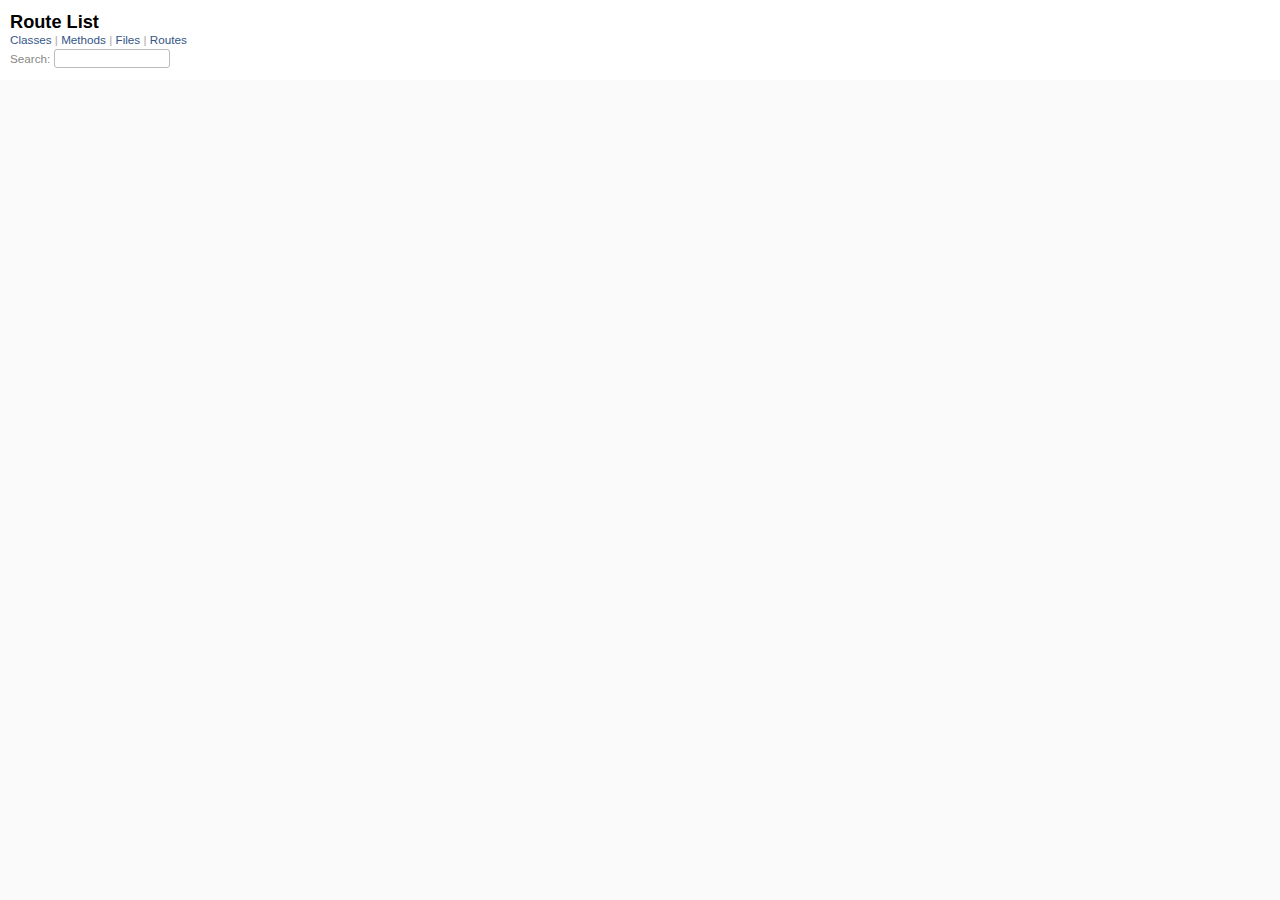
<file: doc/route_list.html>
<!DOCTYPE html>
<html>
  <head>
    <meta name="viewport" content="width=device-width, initial-scale=1.0">
    <meta charset="utf-8" />
    
      <link rel="stylesheet" href="css/full_list.css" type="text/css" media="screen" />
    
      <link rel="stylesheet" href="css/common.css" type="text/css" media="screen" />
    

    
      <script type="text/javascript" charset="utf-8" src="js/jquery.js"></script>
    
      <script type="text/javascript" charset="utf-8" src="js/full_list.js"></script>
    

    <title>Route List</title>
    <base id="base_target" target="_parent" />
  </head>
  <body>
    <div id="content">
      <div class="fixed_header">
        <h1 id="full_list_header">Route List</h1>
        <div id="full_list_nav">
          
            <span><a target="_self" href="class_list.html">
              Classes
            </a></span>
          
            <span><a target="_self" href="method_list.html">
              Methods
            </a></span>
          
            <span><a target="_self" href="file_list.html">
              Files
            </a></span>
          
            <span><a target="_self" href="route_list.html">
              Routes
            </a></span>
          
        </div>

        <div id="search">Search: <input type="text" /></div>
      </div>

      <ul id="full_list" class="class">
        


      </ul>
    </div>
  </body>
</html>
</file>
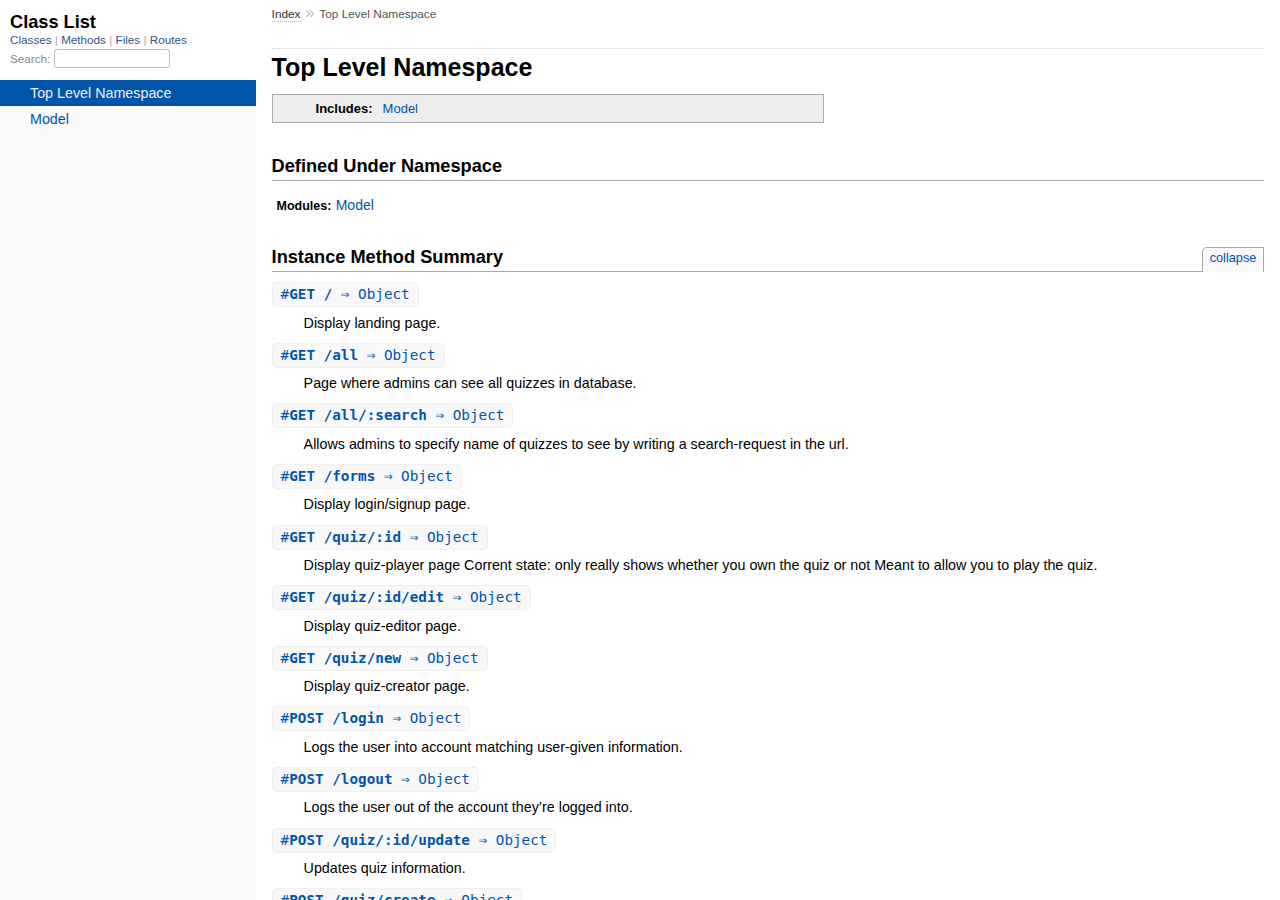
<file: doc/top-level-namespace.html>
<!DOCTYPE html>
<html>
  <head>
    <meta charset="utf-8">
<meta name="viewport" content="width=device-width, initial-scale=1.0">
<title>
  Top Level Namespace
  
    &mdash; Documentation by YARD 0.9.32
  
</title>

  <link rel="stylesheet" href="css/style.css" type="text/css" />

  <link rel="stylesheet" href="css/common.css" type="text/css" />

<script type="text/javascript">
  pathId = "";
  relpath = '';
</script>


  <script type="text/javascript" charset="utf-8" src="js/jquery.js"></script>

  <script type="text/javascript" charset="utf-8" src="js/app.js"></script>

  <script type="text/javascript" charset="utf-8" src="js/custom.js"></script>


  </head>
  <body>
    <div class="nav_wrap">
      <iframe id="nav" src="class_list.html?1"></iframe>
      <div id="resizer"></div>
    </div>

    <div id="main" tabindex="-1">
      <div id="header">
        <div id="menu">
  
    <a href="_index.html">Index</a> &raquo;
    
    
    <span class="title">Top Level Namespace</span>
  
</div>

        <div id="search">
  
    <a class="full_list_link" id="class_list_link"
        href="class_list.html">

        <svg width="24" height="24">
          <rect x="0" y="4" width="24" height="4" rx="1" ry="1"></rect>
          <rect x="0" y="12" width="24" height="4" rx="1" ry="1"></rect>
          <rect x="0" y="20" width="24" height="4" rx="1" ry="1"></rect>
        </svg>
    </a>
  
</div>
        <div class="clear"></div>
      </div>

      <div id="content"><h1>Top Level Namespace
  
  
  
</h1>
<div class="box_info">
  

  
  
  
  
  <dl>
      <dt>Includes:</dt>
      <dd><span class='object_link'><a href="Model.html" title="Model (module)">Model</a></span></dd>
  </dl>
  
  

  

  
</div>

<h2>Defined Under Namespace</h2>
<p class="children">
  
    
      <strong class="modules">Modules:</strong> <span class='object_link'><a href="Model.html" title="Model (module)">Model</a></span>
    
  
    
  
</p>







  
    <h2>
      Instance Method Summary
      <small><a href="#" class="summary_toggle">collapse</a></small>
    </h2>

    <ul class="summary">
      
        <li class="public ">
  <span class="summary_signature">
    
      <a href="top-level-namespace.html#GET__-instance_method" title="#GET / (instance method)">#<strong>GET /</strong>  &#x21d2; Object </a>
    

    
  </span>
  
  
  
  
  
  
  

  
    <span class="summary_desc"><div class='inline'>
<p>Display landing page.</p>
</div></span>
  
</li>

      
        <li class="public ">
  <span class="summary_signature">
    
      <a href="top-level-namespace.html#GET__all-instance_method" title="#GET /all (instance method)">#<strong>GET /all</strong>  &#x21d2; Object </a>
    

    
  </span>
  
  
  
  
  
  
  

  
    <span class="summary_desc"><div class='inline'>
<p>Page where admins can see all quizzes in database.</p>
</div></span>
  
</li>

      
        <li class="public ">
  <span class="summary_signature">
    
      <a href="top-level-namespace.html#GET__all__search-instance_method" title="#GET /all/:search (instance method)">#<strong>GET /all/:search</strong>  &#x21d2; Object </a>
    

    
  </span>
  
  
  
  
  
  
  

  
    <span class="summary_desc"><div class='inline'>
<p>Allows admins to specify name of quizzes to see by writing a search-request in the url.</p>
</div></span>
  
</li>

      
        <li class="public ">
  <span class="summary_signature">
    
      <a href="top-level-namespace.html#GET__forms-instance_method" title="#GET /forms (instance method)">#<strong>GET /forms</strong>  &#x21d2; Object </a>
    

    
  </span>
  
  
  
  
  
  
  

  
    <span class="summary_desc"><div class='inline'>
<p>Display login/signup page.</p>
</div></span>
  
</li>

      
        <li class="public ">
  <span class="summary_signature">
    
      <a href="top-level-namespace.html#GET__quiz__id-instance_method" title="#GET /quiz/:id (instance method)">#<strong>GET /quiz/:id</strong>  &#x21d2; Object </a>
    

    
  </span>
  
  
  
  
  
  
  

  
    <span class="summary_desc"><div class='inline'>
<p>Display quiz-player page Corrent state: only really shows whether you own the quiz or not Meant to allow you to play the quiz.</p>
</div></span>
  
</li>

      
        <li class="public ">
  <span class="summary_signature">
    
      <a href="top-level-namespace.html#GET__quiz__id_edit-instance_method" title="#GET /quiz/:id/edit (instance method)">#<strong>GET /quiz/:id/edit</strong>  &#x21d2; Object </a>
    

    
  </span>
  
  
  
  
  
  
  

  
    <span class="summary_desc"><div class='inline'>
<p>Display quiz-editor page.</p>
</div></span>
  
</li>

      
        <li class="public ">
  <span class="summary_signature">
    
      <a href="top-level-namespace.html#GET__quiz_new-instance_method" title="#GET /quiz/new (instance method)">#<strong>GET /quiz/new</strong>  &#x21d2; Object </a>
    

    
  </span>
  
  
  
  
  
  
  

  
    <span class="summary_desc"><div class='inline'>
<p>Display quiz-creator page.</p>
</div></span>
  
</li>

      
        <li class="public ">
  <span class="summary_signature">
    
      <a href="top-level-namespace.html#POST__login-instance_method" title="#POST /login (instance method)">#<strong>POST /login</strong>  &#x21d2; Object </a>
    

    
  </span>
  
  
  
  
  
  
  

  
    <span class="summary_desc"><div class='inline'>
<p>Logs the user into account matching user-given information.</p>
</div></span>
  
</li>

      
        <li class="public ">
  <span class="summary_signature">
    
      <a href="top-level-namespace.html#POST__logout-instance_method" title="#POST /logout (instance method)">#<strong>POST /logout</strong>  &#x21d2; Object </a>
    

    
  </span>
  
  
  
  
  
  
  

  
    <span class="summary_desc"><div class='inline'>
<p>Logs the user out of the account they’re logged into.</p>
</div></span>
  
</li>

      
        <li class="public ">
  <span class="summary_signature">
    
      <a href="top-level-namespace.html#POST__quiz__id_update-instance_method" title="#POST /quiz/:id/update (instance method)">#<strong>POST /quiz/:id/update</strong>  &#x21d2; Object </a>
    

    
  </span>
  
  
  
  
  
  
  

  
    <span class="summary_desc"><div class='inline'>
<p>Updates quiz information.</p>
</div></span>
  
</li>

      
        <li class="public ">
  <span class="summary_signature">
    
      <a href="top-level-namespace.html#POST__quiz_create-instance_method" title="#POST /quiz/create (instance method)">#<strong>POST /quiz/create</strong>  &#x21d2; Object </a>
    

    
  </span>
  
  
  
  
  
  
  

  
    <span class="summary_desc"><div class='inline'>
<p>Inserts a new quiz into the database based on user-given information (modified through script.js).</p>
</div></span>
  
</li>

      
        <li class="public ">
  <span class="summary_signature">
    
      <a href="top-level-namespace.html#POST__signup-instance_method" title="#POST /signup (instance method)">#<strong>POST /signup</strong>  &#x21d2; Object </a>
    

    
  </span>
  
  
  
  
  
  
  

  
    <span class="summary_desc"><div class='inline'>
<p>Inserts a new user account into the database, logs the user into that account and redirects the user to landing page.</p>
</div></span>
  
</li>

      
    </ul>
  


  
  
  
  
  
  
  
  
  <h3 class="inherited">Methods included from <span class='object_link'><a href="Model.html" title="Model (module)">Model</a></span></h3>
  <p class="inherited"><span class='object_link'><a href="Model.html#access_quiz-instance_method" title="Model#access_quiz (method)">#access_quiz</a></span>, <span class='object_link'><a href="Model.html#all_of-instance_method" title="Model#all_of (method)">#all_of</a></span>, <span class='object_link'><a href="Model.html#check_login-instance_method" title="Model#check_login (method)">#check_login</a></span>, <span class='object_link'><a href="Model.html#conn-instance_method" title="Model#conn (method)">#conn</a></span>, <span class='object_link'><a href="Model.html#create_account-instance_method" title="Model#create_account (method)">#create_account</a></span>, <span class='object_link'><a href="Model.html#create_quiz-instance_method" title="Model#create_quiz (method)">#create_quiz</a></span>, <span class='object_link'><a href="Model.html#delete_quiz-instance_method" title="Model#delete_quiz (method)">#delete_quiz</a></span>, <span class='object_link'><a href="Model.html#fetch_all_quizzes-instance_method" title="Model#fetch_all_quizzes (method)">#fetch_all_quizzes</a></span>, <span class='object_link'><a href="Model.html#fetch_owned_quizzes-instance_method" title="Model#fetch_owned_quizzes (method)">#fetch_owned_quizzes</a></span>, <span class='object_link'><a href="Model.html#prepare_edit-instance_method" title="Model#prepare_edit (method)">#prepare_edit</a></span>, <span class='object_link'><a href="Model.html#uid_taken-instance_method" title="Model#uid_taken (method)">#uid_taken</a></span>, <span class='object_link'><a href="Model.html#update_quiz-instance_method" title="Model#update_quiz (method)">#update_quiz</a></span></p>


  <div id="instance_method_details" class="method_details_list">
    <h2>Instance Method Details</h2>

    
      <div class="method_details first">
  <h3 class="signature first" id="GET__-instance_method">
  
    #<strong>GET /</strong>  &#x21d2; <tt>Object</tt> 
  

  

  
</h3><div class="docstring">
  <div class="discussion">
    
<p>Display landing page</p>


  </div>
</div>
<div class="tags">
  



</div><table class="source_code">
  <tr>
    <td>
      <pre class="lines">


93
94
95
96</pre>
    </td>
    <td>
      <pre class="code"><span class="info file"># File 'app.rb', line 93</span>

<span class='id identifier rubyid_get'>get</span><span class='lparen'>(</span><span class='tstring'><span class='tstring_beg'>&#39;</span><span class='tstring_content'>/</span><span class='tstring_end'>&#39;</span></span><span class='rparen'>)</span> <span class='kw'>do</span>
  <span class='id identifier rubyid_quizzes'>quizzes</span> <span class='op'>=</span> <span class='id identifier rubyid_fetch_owned_quizzes'><span class='object_link'><a href="Model.html#fetch_owned_quizzes-instance_method" title="Model#fetch_owned_quizzes (method)">fetch_owned_quizzes</a></span></span><span class='lparen'>(</span><span class='id identifier rubyid_session'>session</span><span class='lbracket'>[</span><span class='symbol'>:user_id</span><span class='rbracket'>]</span><span class='rparen'>)</span>
  <span class='id identifier rubyid_slim'>slim</span><span class='lparen'>(</span><span class='symbol'>:index</span><span class='comma'>,</span> <span class='label'>locals:</span><span class='lbrace'>{</span><span class='label'>quizzes:</span><span class='id identifier rubyid_quizzes'>quizzes</span><span class='rbrace'>}</span><span class='rparen'>)</span>
<span class='kw'>end</span></pre>
    </td>
  </tr>
</table>
</div>
    
      <div class="method_details ">
  <h3 class="signature " id="GET__all-instance_method">
  
    #<strong>GET /all</strong>  &#x21d2; <tt>Object</tt> 
  

  

  
</h3><div class="docstring">
  <div class="discussion">
    
<p>Page where admins can see all quizzes in database</p>


  </div>
</div>
<div class="tags">
  

  <p class="tag_title">See Also:</p>
  <ul class="see">
    
      <li><span class='object_link'><a href="Model.html#fetch_all_quizzes-instance_method" title="Model#fetch_all_quizzes (method)">Model#fetch_all_quizzes</a></span></li>
    
  </ul>



</div><table class="source_code">
  <tr>
    <td>
      <pre class="lines">


214
215
216
217</pre>
    </td>
    <td>
      <pre class="code"><span class="info file"># File 'app.rb', line 214</span>

<span class='id identifier rubyid_get'>get</span><span class='lparen'>(</span><span class='tstring'><span class='tstring_beg'>&#39;</span><span class='tstring_content'>/all</span><span class='tstring_end'>&#39;</span></span><span class='rparen'>)</span> <span class='kw'>do</span>
  <span class='id identifier rubyid_quizzes'>quizzes</span> <span class='op'>=</span> <span class='id identifier rubyid_fetch_all_quizzes'><span class='object_link'><a href="Model.html#fetch_all_quizzes-instance_method" title="Model#fetch_all_quizzes (method)">fetch_all_quizzes</a></span></span><span class='lparen'>(</span><span class='tstring'><span class='tstring_beg'>&#39;</span><span class='tstring_end'>&#39;</span></span><span class='rparen'>)</span>
  <span class='id identifier rubyid_slim'>slim</span><span class='lparen'>(</span><span class='symbol'>:&quot;quiz/all&quot;</span><span class='comma'>,</span> <span class='label'>locals:</span><span class='lbrace'>{</span><span class='label'>quizzes:</span><span class='id identifier rubyid_quizzes'>quizzes</span><span class='rbrace'>}</span><span class='rparen'>)</span>
<span class='kw'>end</span></pre>
    </td>
  </tr>
</table>
</div>
    
      <div class="method_details ">
  <h3 class="signature " id="GET__all__search-instance_method">
  
    #<strong>GET /all/:search</strong>  &#x21d2; <tt>Object</tt> 
  

  

  
</h3><div class="docstring">
  <div class="discussion">
    
<p>Allows admins to specify name of quizzes to see by writing a search-request in the url</p>


  </div>
</div>
<div class="tags">
  <p class="tag_title">Parameters:</p>
<ul class="param">
  
    <li>
      
        <span class='name'>:search,</span>
      
      
        <span class='type'>(<tt>String</tt>)</span>
      
      
      
        &mdash;
        <div class='inline'>
<p>The search specifying the likes of the name of the quiz</p>
</div>
      
    </li>
  
</ul>


  <p class="tag_title">See Also:</p>
  <ul class="see">
    
      <li><span class='object_link'><a href="Model.html#fetch_all_quizzes-instance_method" title="Model#fetch_all_quizzes (method)">Model#fetch_all_quizzes</a></span></li>
    
  </ul>



</div><table class="source_code">
  <tr>
    <td>
      <pre class="lines">


224
225
226
227</pre>
    </td>
    <td>
      <pre class="code"><span class="info file"># File 'app.rb', line 224</span>

<span class='id identifier rubyid_get'>get</span><span class='lparen'>(</span><span class='tstring'><span class='tstring_beg'>&#39;</span><span class='tstring_content'>/all/:search</span><span class='tstring_end'>&#39;</span></span><span class='rparen'>)</span> <span class='kw'>do</span>
  <span class='id identifier rubyid_quizzes'>quizzes</span> <span class='op'>=</span> <span class='id identifier rubyid_fetch_all_quizzes'><span class='object_link'><a href="Model.html#fetch_all_quizzes-instance_method" title="Model#fetch_all_quizzes (method)">fetch_all_quizzes</a></span></span><span class='lparen'>(</span><span class='id identifier rubyid_params'>params</span><span class='lbracket'>[</span><span class='symbol'>:search</span><span class='rbracket'>]</span><span class='rparen'>)</span>
  <span class='id identifier rubyid_slim'>slim</span><span class='lparen'>(</span><span class='symbol'>:&quot;quiz/all&quot;</span><span class='comma'>,</span> <span class='label'>locals:</span><span class='lbrace'>{</span><span class='label'>quizzes:</span><span class='id identifier rubyid_quizzes'>quizzes</span><span class='rbrace'>}</span><span class='rparen'>)</span>
<span class='kw'>end</span></pre>
    </td>
  </tr>
</table>
</div>
    
      <div class="method_details ">
  <h3 class="signature " id="GET__forms-instance_method">
  
    #<strong>GET /forms</strong>  &#x21d2; <tt>Object</tt> 
  

  

  
</h3><div class="docstring">
  <div class="discussion">
    
<p>Display login/signup page</p>


  </div>
</div>
<div class="tags">
  



</div><table class="source_code">
  <tr>
    <td>
      <pre class="lines">


99
100
101</pre>
    </td>
    <td>
      <pre class="code"><span class="info file"># File 'app.rb', line 99</span>

<span class='id identifier rubyid_get'>get</span><span class='lparen'>(</span><span class='tstring'><span class='tstring_beg'>&#39;</span><span class='tstring_content'>/forms</span><span class='tstring_end'>&#39;</span></span><span class='rparen'>)</span> <span class='kw'>do</span>
  <span class='id identifier rubyid_slim'>slim</span><span class='lparen'>(</span><span class='symbol'>:forms</span><span class='rparen'>)</span>
<span class='kw'>end</span></pre>
    </td>
  </tr>
</table>
</div>
    
      <div class="method_details ">
  <h3 class="signature " id="GET__quiz__id-instance_method">
  
    #<strong>GET /quiz/:id</strong>  &#x21d2; <tt>Object</tt> 
  

  

  
</h3><div class="docstring">
  <div class="discussion">
    
<p>Display quiz-player page Corrent state: only really shows whether you own the quiz or not Meant to allow you to play the quiz</p>


  </div>
</div>
<div class="tags">
  <p class="tag_title">Parameters:</p>
<ul class="param">
  
    <li>
      
        <span class='name'>:id,</span>
      
      
        <span class='type'>(<tt>Integer</tt>)</span>
      
      
      
        &mdash;
        <div class='inline'>
<p>The id of the quiz</p>
</div>
      
    </li>
  
</ul>


  <p class="tag_title">See Also:</p>
  <ul class="see">
    
      <li><span class='object_link'><a href="Model.html#access_quiz-instance_method" title="Model#access_quiz (method)">Model#access_quiz</a></span></li>
    
  </ul>



</div><table class="source_code">
  <tr>
    <td>
      <pre class="lines">


165
166
167
168
169
170</pre>
    </td>
    <td>
      <pre class="code"><span class="info file"># File 'app.rb', line 165</span>

<span class='id identifier rubyid_get'>get</span><span class='lparen'>(</span><span class='tstring'><span class='tstring_beg'>&#39;</span><span class='tstring_content'>/quiz/:id</span><span class='tstring_end'>&#39;</span></span><span class='rparen'>)</span> <span class='kw'>do</span>
  <span class='id identifier rubyid_result'>result</span> <span class='op'>=</span> <span class='id identifier rubyid_access_quiz'><span class='object_link'><a href="Model.html#access_quiz-instance_method" title="Model#access_quiz (method)">access_quiz</a></span></span><span class='lparen'>(</span><span class='id identifier rubyid_params'>params</span><span class='lbracket'>[</span><span class='symbol'>:id</span><span class='rbracket'>]</span><span class='comma'>,</span> <span class='lbrace'>{</span><span class='tstring'><span class='tstring_beg'>&#39;</span><span class='tstring_content'>id</span><span class='tstring_end'>&#39;</span></span> <span class='op'>=&gt;</span> <span class='id identifier rubyid_session'>session</span><span class='lbracket'>[</span><span class='symbol'>:user_id</span><span class='rbracket'>]</span><span class='comma'>,</span> <span class='tstring'><span class='tstring_beg'>&#39;</span><span class='tstring_content'>admin</span><span class='tstring_end'>&#39;</span></span> <span class='op'>=&gt;</span> <span class='id identifier rubyid_session'>session</span><span class='lbracket'>[</span><span class='symbol'>:admin</span><span class='rbracket'>]</span><span class='rbrace'>}</span><span class='rparen'>)</span>
  <span class='id identifier rubyid_quiz'>quiz</span> <span class='op'>=</span> <span class='id identifier rubyid_result'>result</span><span class='lbracket'>[</span><span class='tstring'><span class='tstring_beg'>&#39;</span><span class='tstring_content'>quiz</span><span class='tstring_end'>&#39;</span></span><span class='rbracket'>]</span>

  <span class='id identifier rubyid_slim'>slim</span><span class='lparen'>(</span><span class='symbol'>:&quot;quiz/index&quot;</span><span class='comma'>,</span> <span class='label'>locals:</span><span class='lbrace'>{</span><span class='label'>access:</span><span class='id identifier rubyid_result'>result</span><span class='lbracket'>[</span><span class='tstring'><span class='tstring_beg'>&#39;</span><span class='tstring_content'>access</span><span class='tstring_end'>&#39;</span></span><span class='rbracket'>]</span><span class='comma'>,</span> <span class='label'>quiz:</span><span class='id identifier rubyid_quiz'>quiz</span><span class='rbrace'>}</span><span class='rparen'>)</span>
<span class='kw'>end</span></pre>
    </td>
  </tr>
</table>
</div>
    
      <div class="method_details ">
  <h3 class="signature " id="GET__quiz__id_edit-instance_method">
  
    #<strong>GET /quiz/:id/edit</strong>  &#x21d2; <tt>Object</tt> 
  

  

  
</h3><div class="docstring">
  <div class="discussion">
    
<p>Display quiz-editor page</p>


  </div>
</div>
<div class="tags">
  <p class="tag_title">Parameters:</p>
<ul class="param">
  
    <li>
      
        <span class='name'>:id,</span>
      
      
        <span class='type'>(<tt>Integer</tt>)</span>
      
      
      
        &mdash;
        <div class='inline'>
<p>The id of the quiz</p>
</div>
      
    </li>
  
</ul>


  <p class="tag_title">See Also:</p>
  <ul class="see">
    
      <li><span class='object_link'><a href="Model.html#access_quiz-instance_method" title="Model#access_quiz (method)">Model#access_quiz</a></span></li>
    
      <li><span class='object_link'><a href="Model.html#prepare_edit-instance_method" title="Model#prepare_edit (method)">Model#prepare_edit</a></span></li>
    
  </ul>



</div><table class="source_code">
  <tr>
    <td>
      <pre class="lines">


179
180
181
182
183
184</pre>
    </td>
    <td>
      <pre class="code"><span class="info file"># File 'app.rb', line 179</span>

<span class='id identifier rubyid_get'>get</span><span class='lparen'>(</span><span class='tstring'><span class='tstring_beg'>&#39;</span><span class='tstring_content'>/quiz/:id/edit</span><span class='tstring_end'>&#39;</span></span><span class='rparen'>)</span> <span class='kw'>do</span>
  <span class='id identifier rubyid_result'>result</span> <span class='op'>=</span> <span class='id identifier rubyid_access_quiz'><span class='object_link'><a href="Model.html#access_quiz-instance_method" title="Model#access_quiz (method)">access_quiz</a></span></span><span class='lparen'>(</span><span class='id identifier rubyid_params'>params</span><span class='lbracket'>[</span><span class='symbol'>:id</span><span class='rbracket'>]</span><span class='comma'>,</span> <span class='lbrace'>{</span><span class='tstring'><span class='tstring_beg'>&#39;</span><span class='tstring_content'>id</span><span class='tstring_end'>&#39;</span></span> <span class='op'>=&gt;</span> <span class='id identifier rubyid_session'>session</span><span class='lbracket'>[</span><span class='symbol'>:user_id</span><span class='rbracket'>]</span><span class='comma'>,</span> <span class='tstring'><span class='tstring_beg'>&#39;</span><span class='tstring_content'>admin</span><span class='tstring_end'>&#39;</span></span> <span class='op'>=&gt;</span> <span class='id identifier rubyid_session'>session</span><span class='lbracket'>[</span><span class='symbol'>:admin</span><span class='rbracket'>]</span><span class='rbrace'>}</span><span class='rparen'>)</span>
  <span class='id identifier rubyid_quiz'>quiz</span> <span class='op'>=</span> <span class='id identifier rubyid_prepare_edit'><span class='object_link'><a href="Model.html#prepare_edit-instance_method" title="Model#prepare_edit (method)">prepare_edit</a></span></span><span class='lparen'>(</span><span class='id identifier rubyid_result'>result</span><span class='lbracket'>[</span><span class='tstring'><span class='tstring_beg'>&#39;</span><span class='tstring_content'>quiz</span><span class='tstring_end'>&#39;</span></span><span class='rbracket'>]</span><span class='rparen'>)</span>

  <span class='id identifier rubyid_slim'>slim</span><span class='lparen'>(</span><span class='symbol'>:&quot;quiz/edit&quot;</span><span class='comma'>,</span> <span class='label'>locals:</span><span class='lbrace'>{</span><span class='label'>access:</span><span class='id identifier rubyid_result'>result</span><span class='lbracket'>[</span><span class='tstring'><span class='tstring_beg'>&#39;</span><span class='tstring_content'>access</span><span class='tstring_end'>&#39;</span></span><span class='rbracket'>]</span><span class='comma'>,</span> <span class='label'>quiz:</span><span class='id identifier rubyid_quiz'>quiz</span><span class='rbrace'>}</span><span class='rparen'>)</span>
<span class='kw'>end</span></pre>
    </td>
  </tr>
</table>
</div>
    
      <div class="method_details ">
  <h3 class="signature " id="GET__quiz_new-instance_method">
  
    #<strong>GET /quiz/new</strong>  &#x21d2; <tt>Object</tt> 
  

  

  
</h3><div class="docstring">
  <div class="discussion">
    
<p>Display quiz-creator page</p>


  </div>
</div>
<div class="tags">
  



</div><table class="source_code">
  <tr>
    <td>
      <pre class="lines">


139
140
141</pre>
    </td>
    <td>
      <pre class="code"><span class="info file"># File 'app.rb', line 139</span>

<span class='id identifier rubyid_get'>get</span><span class='lparen'>(</span><span class='tstring'><span class='tstring_beg'>&#39;</span><span class='tstring_content'>/quiz/new</span><span class='tstring_end'>&#39;</span></span><span class='rparen'>)</span> <span class='kw'>do</span>
  <span class='id identifier rubyid_slim'>slim</span><span class='lparen'>(</span><span class='symbol'>:&quot;quiz/new&quot;</span><span class='rparen'>)</span>
<span class='kw'>end</span></pre>
    </td>
  </tr>
</table>
</div>
    
      <div class="method_details ">
  <h3 class="signature " id="POST__login-instance_method">
  
    #<strong>POST /login</strong>  &#x21d2; <tt>Object</tt> 
  

  

  
</h3><div class="docstring">
  <div class="discussion">
    
<p>Logs the user into account matching user-given information</p>


  </div>
</div>
<div class="tags">
  <p class="tag_title">Parameters:</p>
<ul class="param">
  
    <li>
      
        <span class='name'>uid,</span>
      
      
        <span class='type'>(<tt>String</tt>)</span>
      
      
      
        &mdash;
        <div class='inline'>
<p>The given username</p>
</div>
      
    </li>
  
    <li>
      
        <span class='name'>pwd,</span>
      
      
        <span class='type'>(<tt>String</tt>)</span>
      
      
      
        &mdash;
        <div class='inline'>
<p>The given password</p>
</div>
      
    </li>
  
</ul>


  <p class="tag_title">See Also:</p>
  <ul class="see">
    
      <li>Model#login</li>
    
  </ul>



</div><table class="source_code">
  <tr>
    <td>
      <pre class="lines">


124
125
126
127
128</pre>
    </td>
    <td>
      <pre class="code"><span class="info file"># File 'app.rb', line 124</span>

<span class='id identifier rubyid_post'>post</span><span class='lparen'>(</span><span class='tstring'><span class='tstring_beg'>&#39;</span><span class='tstring_content'>/login</span><span class='tstring_end'>&#39;</span></span><span class='rparen'>)</span> <span class='kw'>do</span>
  <span class='id identifier rubyid_session'>session</span><span class='lbracket'>[</span><span class='symbol'>:user_id</span><span class='rbracket'>]</span> <span class='op'>=</span> <span class='id identifier rubyid_id'>id</span>
  <span class='id identifier rubyid_session'>session</span><span class='lbracket'>[</span><span class='symbol'>:user_uid</span><span class='rbracket'>]</span> <span class='op'>=</span> <span class='id identifier rubyid_uid'>uid</span>
  <span class='id identifier rubyid_redirect'>redirect</span><span class='lparen'>(</span><span class='tstring'><span class='tstring_beg'>&#39;</span><span class='tstring_content'>/</span><span class='tstring_end'>&#39;</span></span><span class='rparen'>)</span>
<span class='kw'>end</span></pre>
    </td>
  </tr>
</table>
</div>
    
      <div class="method_details ">
  <h3 class="signature " id="POST__logout-instance_method">
  
    #<strong>POST /logout</strong>  &#x21d2; <tt>Object</tt> 
  

  

  
</h3><div class="docstring">
  <div class="discussion">
    
<p>Logs the user out of the account they’re logged into</p>


  </div>
</div>
<div class="tags">
  



</div><table class="source_code">
  <tr>
    <td>
      <pre class="lines">


131
132
133
134
135</pre>
    </td>
    <td>
      <pre class="code"><span class="info file"># File 'app.rb', line 131</span>

<span class='id identifier rubyid_post'>post</span><span class='lparen'>(</span><span class='tstring'><span class='tstring_beg'>&#39;</span><span class='tstring_content'>/logout</span><span class='tstring_end'>&#39;</span></span><span class='rparen'>)</span> <span class='kw'>do</span>
  <span class='id identifier rubyid_session'>session</span><span class='lbracket'>[</span><span class='symbol'>:user_id</span><span class='rbracket'>]</span> <span class='op'>=</span> <span class='kw'>nil</span>
  <span class='id identifier rubyid_session'>session</span><span class='lbracket'>[</span><span class='symbol'>:user_uid</span><span class='rbracket'>]</span> <span class='op'>=</span> <span class='kw'>nil</span>
  <span class='id identifier rubyid_redirect'>redirect</span><span class='lparen'>(</span><span class='tstring'><span class='tstring_beg'>&#39;</span><span class='tstring_content'>/</span><span class='tstring_end'>&#39;</span></span><span class='rparen'>)</span>
<span class='kw'>end</span></pre>
    </td>
  </tr>
</table>
</div>
    
      <div class="method_details ">
  <h3 class="signature " id="POST__quiz__id_update-instance_method">
  
    #<strong>POST /quiz/:id/update</strong>  &#x21d2; <tt>Object</tt> 
  

  

  
</h3><div class="docstring">
  <div class="discussion">
    
<p>Updates quiz information</p>


  </div>
</div>
<div class="tags">
  <p class="tag_title">Parameters:</p>
<ul class="param">
  
    <li>
      
        <span class='name'>:id,</span>
      
      
        <span class='type'>(<tt>Integer</tt>)</span>
      
      
      
        &mdash;
        <div class='inline'>
<p>The id of the quiz</p>
</div>
      
    </li>
  
    <li>
      
        <span class='name'>delete,</span>
      
      
        <span class='type'>(<tt>Integer</tt>)</span>
      
      
      
        &mdash;
        <div class='inline'>
<p>Defined as 1 if the quiz should be deleted</p>
</div>
      
    </li>
  
    <li>
      
        <span class='name'>name,</span>
      
      
        <span class='type'>(<tt>String</tt>)</span>
      
      
      
        &mdash;
        <div class='inline'>
<p>The name of the quiz</p>
</div>
      
    </li>
  
    <li>
      
        <span class='name'>desc,</span>
      
      
        <span class='type'>(<tt>String</tt>)</span>
      
      
      
        &mdash;
        <div class='inline'>
<p>A description of the quiz</p>
</div>
      
    </li>
  
    <li>
      
        <span class='name'>content,</span>
      
      
        <span class='type'>(<tt>String</tt>)</span>
      
      
      
        &mdash;
        <div class='inline'>
<p>A stringified JSON array containing JSON hashes containing all information about every question and every answer</p>
</div>
      
    </li>
  
    <li>
      
        <span class='name'>owner_changed,</span>
      
      
        <span class='type'>(<tt>String</tt>)</span>
      
      
      
        &mdash;
        <div class='inline'>
<p>Defined as true if the owner field has changed, otherwise undefined</p>
</div>
      
    </li>
  
    <li>
      
        <span class='name'>owners,</span>
      
      
        <span class='type'>(<tt>String</tt>)</span>
      
      
      
        &mdash;
        <div class='inline'>
<p>The username or ids of the users owning the quiz, separated by commas</p>
</div>
      
    </li>
  
</ul>


  <p class="tag_title">See Also:</p>
  <ul class="see">
    
      <li><span class='object_link'><a href="Model.html#update_quiz-instance_method" title="Model#update_quiz (method)">Model#update_quiz</a></span></li>
    
  </ul>



</div><table class="source_code">
  <tr>
    <td>
      <pre class="lines">


198
199
200
201
202
203
204
205
206
207
208
209</pre>
    </td>
    <td>
      <pre class="code"><span class="info file"># File 'app.rb', line 198</span>

<span class='id identifier rubyid_post'>post</span><span class='lparen'>(</span><span class='tstring'><span class='tstring_beg'>&#39;</span><span class='tstring_content'>/quiz/:id/update</span><span class='tstring_end'>&#39;</span></span><span class='rparen'>)</span> <span class='kw'>do</span> <span class='comment'># används för både update (inklusive add owner) &amp; delete
</span>  <span class='id identifier rubyid_quiz_id'>quiz_id</span> <span class='op'>=</span> <span class='id identifier rubyid_params'>params</span><span class='lbracket'>[</span><span class='symbol'>:id</span><span class='rbracket'>]</span><span class='period'>.</span><span class='id identifier rubyid_to_i'>to_i</span>

  <span class='id identifier rubyid_db'>db</span> <span class='op'>=</span> <span class='id identifier rubyid_conn'><span class='object_link'><a href="Model.html#conn-instance_method" title="Model#conn (method)">conn</a></span></span><span class='lparen'>(</span><span class='tstring'><span class='tstring_beg'>&quot;</span><span class='tstring_content'>db/q.db</span><span class='tstring_end'>&quot;</span></span><span class='rparen'>)</span>
  <span class='kw'>if</span> <span class='id identifier rubyid_params'>params</span><span class='lbracket'>[</span><span class='symbol'>:delete</span><span class='rbracket'>]</span><span class='period'>.</span><span class='id identifier rubyid_to_i'>to_i</span> <span class='op'>==</span> <span class='int'>1</span>
    <span class='id identifier rubyid_delete_quiz'><span class='object_link'><a href="Model.html#delete_quiz-instance_method" title="Model#delete_quiz (method)">delete_quiz</a></span></span><span class='lparen'>(</span><span class='id identifier rubyid_db'>db</span><span class='comma'>,</span> <span class='id identifier rubyid_quiz_id'>quiz_id</span><span class='rparen'>)</span>
  <span class='kw'>else</span>
    <span class='id identifier rubyid_update_quiz'><span class='object_link'><a href="Model.html#update_quiz-instance_method" title="Model#update_quiz (method)">update_quiz</a></span></span><span class='lparen'>(</span><span class='id identifier rubyid_db'>db</span><span class='comma'>,</span> <span class='id identifier rubyid_quiz_id'>quiz_id</span><span class='comma'>,</span> <span class='id identifier rubyid_params'>params</span><span class='comma'>,</span> <span class='id identifier rubyid_session'>session</span><span class='lbracket'>[</span><span class='symbol'>:user_id</span><span class='rbracket'>]</span><span class='rparen'>)</span>
  <span class='kw'>end</span>
  <span class='id identifier rubyid_db'>db</span><span class='period'>.</span><span class='id identifier rubyid_close'>close</span>
  <span class='id identifier rubyid_redirect'>redirect</span><span class='lparen'>(</span><span class='tstring'><span class='tstring_beg'>&#39;</span><span class='tstring_content'>/</span><span class='tstring_end'>&#39;</span></span><span class='rparen'>)</span>
<span class='kw'>end</span></pre>
    </td>
  </tr>
</table>
</div>
    
      <div class="method_details ">
  <h3 class="signature " id="POST__quiz_create-instance_method">
  
    #<strong>POST /quiz/create</strong>  &#x21d2; <tt>Object</tt> 
  

  

  
</h3><div class="docstring">
  <div class="discussion">
    
<p>Inserts a new quiz into the database based on user-given information (modified through script.js)</p>


  </div>
</div>
<div class="tags">
  <p class="tag_title">Parameters:</p>
<ul class="param">
  
    <li>
      
        <span class='name'>name,</span>
      
      
        <span class='type'>(<tt>String</tt>)</span>
      
      
      
        &mdash;
        <div class='inline'>
<p>The name of the quiz</p>
</div>
      
    </li>
  
    <li>
      
        <span class='name'>desc,</span>
      
      
        <span class='type'>(<tt>String</tt>)</span>
      
      
      
        &mdash;
        <div class='inline'>
<p>A description of the quiz</p>
</div>
      
    </li>
  
    <li>
      
        <span class='name'>content,</span>
      
      
        <span class='type'>(<tt>String</tt>)</span>
      
      
      
        &mdash;
        <div class='inline'>
<p>A stringified JSON array containing JSON hashes containing all information about every question and every answer</p>
</div>
      
    </li>
  
    <li>
      
        <span class='name'>owners,</span>
      
      
        <span class='type'>(<tt>String</tt>)</span>
      
      
      
        &mdash;
        <div class='inline'>
<p>The username or ids of the users owning the quiz, separated by commas</p>
</div>
      
    </li>
  
</ul>


  <p class="tag_title">See Also:</p>
  <ul class="see">
    
      <li><span class='object_link'><a href="Model.html#create_quiz-instance_method" title="Model#create_quiz (method)">Model#create_quiz</a></span></li>
    
  </ul>



</div><table class="source_code">
  <tr>
    <td>
      <pre class="lines">


152
153
154
155</pre>
    </td>
    <td>
      <pre class="code"><span class="info file"># File 'app.rb', line 152</span>

<span class='id identifier rubyid_post'>post</span><span class='lparen'>(</span><span class='tstring'><span class='tstring_beg'>&#39;</span><span class='tstring_content'>/quiz/create</span><span class='tstring_end'>&#39;</span></span><span class='rparen'>)</span> <span class='kw'>do</span>
  <span class='id identifier rubyid_create_quiz'><span class='object_link'><a href="Model.html#create_quiz-instance_method" title="Model#create_quiz (method)">create_quiz</a></span></span><span class='lparen'>(</span><span class='id identifier rubyid_params'>params</span><span class='comma'>,</span> <span class='id identifier rubyid_session'>session</span><span class='lbracket'>[</span><span class='symbol'>:user_id</span><span class='rbracket'>]</span><span class='rparen'>)</span>
  <span class='id identifier rubyid_redirect'>redirect</span><span class='lparen'>(</span><span class='tstring'><span class='tstring_beg'>&#39;</span><span class='tstring_content'>/</span><span class='tstring_end'>&#39;</span></span><span class='rparen'>)</span>
<span class='kw'>end</span></pre>
    </td>
  </tr>
</table>
</div>
    
      <div class="method_details ">
  <h3 class="signature " id="POST__signup-instance_method">
  
    #<strong>POST /signup</strong>  &#x21d2; <tt>Object</tt> 
  

  

  
</h3><div class="docstring">
  <div class="discussion">
    
<p>Inserts a new user account into the database, logs the user into that account and redirects the user to landing page</p>


  </div>
</div>
<div class="tags">
  <p class="tag_title">Parameters:</p>
<ul class="param">
  
    <li>
      
        <span class='name'>name,</span>
      
      
        <span class='type'>(<tt>String</tt>)</span>
      
      
      
        &mdash;
        <div class='inline'>
<p>The name of the owner of the new user account</p>
</div>
      
    </li>
  
    <li>
      
        <span class='name'>uid,</span>
      
      
        <span class='type'>(<tt>String</tt>)</span>
      
      
      
        &mdash;
        <div class='inline'>
<p>Means unique identifier, A unique username for the new account</p>
</div>
      
    </li>
  
    <li>
      
        <span class='name'>pwd,</span>
      
      
        <span class='type'>(<tt>String</tt>)</span>
      
      
      
        &mdash;
        <div class='inline'>
<p>The password of the new account</p>
</div>
      
    </li>
  
    <li>
      
        <span class='name'>pwd_confirm,</span>
      
      
        <span class='type'>(<tt>String</tt>)</span>
      
      
      
        &mdash;
        <div class='inline'>
<p>Repeated password for validation</p>
</div>
      
    </li>
  
</ul>


  <p class="tag_title">See Also:</p>
  <ul class="see">
    
      <li><span class='object_link'><a href="Model.html#create_account-instance_method" title="Model#create_account (method)">Model#create_account</a></span></li>
    
  </ul>



</div><table class="source_code">
  <tr>
    <td>
      <pre class="lines">


111
112
113
114
115
116</pre>
    </td>
    <td>
      <pre class="code"><span class="info file"># File 'app.rb', line 111</span>

<span class='id identifier rubyid_post'>post</span><span class='lparen'>(</span><span class='tstring'><span class='tstring_beg'>&#39;</span><span class='tstring_content'>/signup</span><span class='tstring_end'>&#39;</span></span><span class='rparen'>)</span> <span class='kw'>do</span>
  <span class='id identifier rubyid_id'>id</span> <span class='op'>=</span> <span class='id identifier rubyid_create_account'><span class='object_link'><a href="Model.html#create_account-instance_method" title="Model#create_account (method)">create_account</a></span></span><span class='lparen'>(</span><span class='id identifier rubyid_params'>params</span><span class='rparen'>)</span>
  <span class='id identifier rubyid_session'>session</span><span class='lbracket'>[</span><span class='symbol'>:user_id</span><span class='rbracket'>]</span> <span class='op'>=</span> <span class='id identifier rubyid_id'>id</span>
  <span class='id identifier rubyid_session'>session</span><span class='lbracket'>[</span><span class='symbol'>:user_uid</span><span class='rbracket'>]</span> <span class='op'>=</span> <span class='id identifier rubyid_params'>params</span><span class='lbracket'>[</span><span class='symbol'>:uid</span><span class='rbracket'>]</span>
  <span class='id identifier rubyid_redirect'>redirect</span><span class='lparen'>(</span><span class='tstring'><span class='tstring_beg'>&#39;</span><span class='tstring_content'>/</span><span class='tstring_end'>&#39;</span></span><span class='rparen'>)</span>
<span class='kw'>end</span></pre>
    </td>
  </tr>
</table>
</div>
    
  </div>

</div>

      <div id="footer">
  Generated on Tue May  2 11:19:15 2023 by
  <a href="https://yardoc.org" title="Yay! A Ruby Documentation Tool" target="_parent">yard</a>
  0.9.32 (ruby-3.1.2).
</div>

    </div>
  </body>
</html>
</file>
<file: doc/css/style.css>
html {
  width: 100%;
  height: 100%;
}
body {
  font-family: "Lucida Sans", "Lucida Grande", Verdana, Arial, sans-serif;
  font-size: 13px;
  width: 100%;
  margin: 0;
  padding: 0;
  display: flex;
  display: -webkit-flex;
  display: -ms-flexbox;
}

#nav {
  position: relative;
  width: 100%;
  height: 100%;
  border: 0;
  border-right: 1px dotted #eee;
  overflow: auto;
}
.nav_wrap {
  margin: 0;
  padding: 0;
  width: 20%;
  height: 100%;
  position: relative;
  display: flex;
  display: -webkit-flex;
  display: -ms-flexbox;
  flex-shrink: 0;
  -webkit-flex-shrink: 0;
  -ms-flex: 1 0;
}
#resizer {
  position: absolute;
  right: -5px;
  top: 0;
  width: 10px;
  height: 100%;
  cursor: col-resize;
  z-index: 9999;
}
#main {
  flex: 5 1;
  -webkit-flex: 5 1;
  -ms-flex: 5 1;
  outline: none;
  position: relative;
  background: #fff;
  padding: 1.2em;
  padding-top: 0.2em;
  box-sizing: border-box;
}

@media (max-width: 920px) {
  .nav_wrap { width: 100%; top: 0; right: 0; overflow: visible; position: absolute; }
  #resizer { display: none; }
  #nav {
    z-index: 9999;
    background: #fff;
    display: none;
    position: absolute;
    top: 40px;
    right: 12px;
    width: 500px;
    max-width: 80%;
    height: 80%;
    overflow-y: scroll;
    border: 1px solid #999;
    border-collapse: collapse;
    box-shadow: -7px 5px 25px #aaa;
    border-radius: 2px;
  }
}

@media (min-width: 920px) {
  body { height: 100%; overflow: hidden; }
  #main { height: 100%; overflow: auto; }
  #search { display: none; }
}

#main img { max-width: 100%; }
h1 { font-size: 25px; margin: 1em 0 0.5em; padding-top: 4px; border-top: 1px dotted #d5d5d5; }
h1.noborder { border-top: 0px; margin-top: 0; padding-top: 4px; }
h1.title { margin-bottom: 10px; }
h1.alphaindex { margin-top: 0; font-size: 22px; }
h2 {
  padding: 0;
  padding-bottom: 3px;
  border-bottom: 1px #aaa solid;
  font-size: 1.4em;
  margin: 1.8em 0 0.5em;
  position: relative;
}
h2 small { font-weight: normal; font-size: 0.7em; display: inline; position: absolute; right: 0; }
h2 small a {
  display: block;
  height: 20px;
  border: 1px solid #aaa;
  border-bottom: 0;
  border-top-left-radius: 5px;
  background: #f8f8f8;
  position: relative;
  padding: 2px 7px;
}
.clear { clear: both; }
.inline { display: inline; }
.inline p:first-child { display: inline; }
.docstring, .tags, #filecontents { font-size: 15px; line-height: 1.5145em; }
.docstring p > code, .docstring p > tt, .tags p > code, .tags p > tt {
  color: #c7254e; background: #f9f2f4; padding: 2px 4px; font-size: 1em;
  border-radius: 4px;
}
.docstring h1, .docstring h2, .docstring h3, .docstring h4 { padding: 0; border: 0; border-bottom: 1px dotted #bbb; }
.docstring h1 { font-size: 1.2em; }
.docstring h2 { font-size: 1.1em; }
.docstring h3, .docstring h4 { font-size: 1em; border-bottom: 0; padding-top: 10px; }
.summary_desc .object_link a, .docstring .object_link a {
  font-family: monospace; font-size: 1.05em;
  color: #05a; background: #EDF4FA; padding: 2px 4px; font-size: 1em;
  border-radius: 4px;
}
.rdoc-term { padding-right: 25px; font-weight: bold; }
.rdoc-list p { margin: 0; padding: 0; margin-bottom: 4px; }
.summary_desc pre.code .object_link a, .docstring pre.code .object_link a {
  padding: 0px; background: inherit; color: inherit; border-radius: inherit;
}

/* style for <table> */
#filecontents table, .docstring table { border-collapse: collapse; }
#filecontents table th, #filecontents table td,
.docstring table th, .docstring table td { border: 1px solid #ccc; padding: 8px; padding-right: 17px; }
#filecontents table tr:nth-child(odd),
.docstring table tr:nth-child(odd) { background: #eee; }
#filecontents table tr:nth-child(even),
.docstring table tr:nth-child(even) { background: #fff; }
#filecontents table th, .docstring table th { background: #fff; }

/* style for <ul> */
#filecontents li > p, .docstring li > p { margin: 0px; }
#filecontents ul, .docstring ul { padding-left: 20px; }
/* style for <dl> */
#filecontents dl, .docstring dl { border: 1px solid #ccc; }
#filecontents dt, .docstring dt { background: #ddd; font-weight: bold; padding: 3px 5px; }
#filecontents dd, .docstring dd { padding: 5px 0px; margin-left: 18px; }
#filecontents dd > p, .docstring dd > p { margin: 0px; }

.note {
  color: #222;
  margin: 20px 0;
  padding: 10px;
  border: 1px solid #eee;
  border-radius: 3px;
  display: block;
}
.docstring .note {
  border-left-color: #ccc;
  border-left-width: 5px;
}
.note.todo { background: #ffffc5; border-color: #ececaa; }
.note.returns_void { background: #efefef; }
.note.deprecated { background: #ffe5e5; border-color: #e9dada; }
.note.title.deprecated { background: #ffe5e5; border-color: #e9dada; }
.note.private { background: #ffffc5; border-color: #ececaa; }
.note.title { padding: 3px 6px; font-size: 0.9em; font-family: "Lucida Sans", "Lucida Grande", Verdana, Arial, sans-serif; display: inline; }
.summary_signature + .note.title { margin-left: 7px; }
h1 .note.title { font-size: 0.5em; font-weight: normal; padding: 3px 5px; position: relative; top: -3px; text-transform: capitalize; }
.note.title { background: #efefef; }
.note.title.constructor { color: #fff; background: #6a98d6; border-color: #6689d6; }
.note.title.writeonly { color: #fff; background: #45a638; border-color: #2da31d; }
.note.title.readonly { color: #fff; background: #6a98d6; border-color: #6689d6; }
.note.title.private { background: #d5d5d5; border-color: #c5c5c5; }
.note.title.not_defined_here { background: transparent; border: none; font-style: italic; }
.discussion .note { margin-top: 6px; }
.discussion .note:first-child { margin-top: 0; }

h3.inherited {
  font-style: italic;
  font-family: "Lucida Sans", "Lucida Grande", Verdana, Arial, sans-serif;
  font-weight: normal;
  padding: 0;
  margin: 0;
  margin-top: 12px;
  margin-bottom: 3px;
  font-size: 13px;
}
p.inherited {
  padding: 0;
  margin: 0;
  margin-left: 25px;
}

.box_info dl {
  margin: 0;
  border: 0;
  width: 100%;
  font-size: 1em;
  display: flex;
  display: -webkit-flex;
  display: -ms-flexbox;
}
.box_info dl dt {
  flex-shrink: 0;
  -webkit-flex-shrink: 1;
  -ms-flex-shrink: 1;
  width: 100px;
  text-align: right;
  font-weight: bold;
  border: 1px solid #aaa;
  border-width: 1px 0px 0px 1px;
  padding: 6px 0;
  padding-right: 10px;
}
.box_info dl dd {
  flex-grow: 1;
  -webkit-flex-grow: 1;
  -ms-flex: 1;
  max-width: 420px;
  padding: 6px 0;
  padding-right: 20px;
  border: 1px solid #aaa;
  border-width: 1px 1px 0 0;
  overflow: hidden;
  position: relative;
}
.box_info dl:last-child > * {
  border-bottom: 1px solid #aaa;
}
.box_info dl:nth-child(odd) > * { background: #eee; }
.box_info dl:nth-child(even) > * { background: #fff; }
.box_info dl > * { margin: 0; }

ul.toplevel { list-style: none; padding-left: 0; font-size: 1.1em; }
.index_inline_list { padding-left: 0; font-size: 1.1em; }

.index_inline_list li {
  list-style: none;
  display: inline-block;
  padding: 0 12px;
  line-height: 30px;
  margin-bottom: 5px;
}

dl.constants { margin-left: 10px; }
dl.constants dt { font-weight: bold; font-size: 1.1em; margin-bottom: 5px; }
dl.constants.compact dt { display: inline-block; font-weight: normal }
dl.constants dd { width: 75%; white-space: pre; font-family: monospace; margin-bottom: 18px; }
dl.constants .docstring .note:first-child { margin-top: 5px; }

.summary_desc {
  margin-left: 32px;
  display: block;
  font-family: sans-serif;
  font-size: 1.1em;
  margin-top: 8px;
  line-height: 1.5145em;
  margin-bottom: 0.8em;
}
.summary_desc tt { font-size: 0.9em; }
dl.constants .note { padding: 2px 6px; padding-right: 12px; margin-top: 6px; }
dl.constants .docstring { margin-left: 32px; font-size: 0.9em; font-weight: normal; }
dl.constants .tags { padding-left: 32px; font-size: 0.9em; line-height: 0.8em; }
dl.constants .discussion *:first-child { margin-top: 0; }
dl.constants .discussion *:last-child { margin-bottom: 0; }

.method_details { border-top: 1px dotted #ccc; margin-top: 25px; padding-top: 0; }
.method_details.first { border: 0; margin-top: 5px; }
.method_details.first h3.signature { margin-top: 1em; }
p.signature, h3.signature {
  font-size: 1.1em; font-weight: normal; font-family: Monaco, Consolas, Courier, monospace;
  padding: 6px 10px; margin-top: 1em;
  background: #E8F4FF; border: 1px solid #d8d8e5; border-radius: 5px;
}
p.signature tt,
h3.signature tt { font-family: Monaco, Consolas, Courier, monospace; }
p.signature .overload,
h3.signature .overload { display: block; }
p.signature .extras,
h3.signature .extras { font-weight: normal; font-family: sans-serif; color: #444; font-size: 1em; }
p.signature .not_defined_here,
h3.signature .not_defined_here,
p.signature .aliases,
h3.signature .aliases { display: block; font-weight: normal; font-size: 0.9em; font-family: sans-serif; margin-top: 0px; color: #555; }
p.signature .aliases .names,
h3.signature .aliases .names { font-family: Monaco, Consolas, Courier, monospace; font-weight: bold; color: #000; font-size: 1.2em; }

.tags .tag_title { font-size: 1.05em; margin-bottom: 0; font-weight: bold; }
.tags .tag_title tt { color: initial; padding: initial; background: initial; }
.tags ul { margin-top: 5px; padding-left: 30px; list-style: square; }
.tags ul li { margin-bottom: 3px; }
.tags ul .name { font-family: monospace; font-weight: bold; }
.tags ul .note { padding: 3px 6px; }
.tags { margin-bottom: 12px; }

.tags .examples .tag_title { margin-bottom: 10px; font-weight: bold; }
.tags .examples .inline p { padding: 0; margin: 0; font-weight: bold; font-size: 1em; }
.tags .examples .inline p:before { content: "▸"; font-size: 1em; margin-right: 5px; }

.tags .overload .overload_item { list-style: none; margin-bottom: 25px; }
.tags .overload .overload_item .signature {
  padding: 2px 8px;
  background: #F1F8FF; border: 1px solid #d8d8e5; border-radius: 3px;
}
.tags .overload .signature { margin-left: -15px; font-family: monospace; display: block; font-size: 1.1em; }
.tags .overload .docstring { margin-top: 15px; }

.defines { display: none; }

#method_missing_details .notice.this { position: relative; top: -8px; color: #888; padding: 0; margin: 0; }

.showSource { font-size: 0.9em; }
.showSource a, .showSource a:visited { text-decoration: none; color: #666; }

#content a, #content a:visited { text-decoration: none; color: #05a; }
#content a:hover { background: #ffffa5; }

ul.summary {
  list-style: none;
  font-family: monospace;
  font-size: 1em;
  line-height: 1.5em;
  padding-left: 0px;
}
ul.summary a, ul.summary a:visited {
  text-decoration: none; font-size: 1.1em;
}
ul.summary li { margin-bottom: 5px; }
.summary_signature { padding: 4px 8px; background: #f8f8f8; border: 1px solid #f0f0f0; border-radius: 5px; }
.summary_signature:hover { background: #CFEBFF; border-color: #A4CCDA; cursor: pointer; }
.summary_signature.deprecated { background: #ffe5e5; border-color: #e9dada; }
ul.summary.compact li { display: inline-block; margin: 0px 5px 0px 0px; line-height: 2.6em;}
ul.summary.compact .summary_signature { padding: 5px 7px; padding-right: 4px; }
#content .summary_signature:hover a,
#content .summary_signature:hover a:visited {
  background: transparent;
  color: #049;
}

p.inherited a { font-family: monospace; font-size: 0.9em; }
p.inherited { word-spacing: 5px; font-size: 1.2em; }

p.children { font-size: 1.2em; }
p.children a { font-size: 0.9em; }
p.children strong { font-size: 0.8em; }
p.children strong.modules { padding-left: 5px; }

ul.fullTree { display: none; padding-left: 0; list-style: none; margin-left: 0; margin-bottom: 10px; }
ul.fullTree ul { margin-left: 0; padding-left: 0; list-style: none; }
ul.fullTree li { text-align: center; padding-top: 18px; padding-bottom: 12px; background: url([data-uri]) no-repeat top center; }
ul.fullTree li:first-child { padding-top: 0; background: transparent; }
ul.fullTree li:last-child { padding-bottom: 0; }
.showAll ul.fullTree { display: block; }
.showAll .inheritName { display: none; }

#search { position: absolute; right: 12px; top: 0px; z-index: 9000; }
#search a {
  display: block; float: left;
  padding: 4px 8px; text-decoration: none; color: #05a; fill: #05a;
  border: 1px solid #d8d8e5;
  border-bottom-left-radius: 3px; border-bottom-right-radius: 3px;
  background: #F1F8FF;
  box-shadow: -1px 1px 3px #ddd;
}
#search a:hover { background: #f5faff; color: #06b; fill: #06b; }
#search a.active {
  background: #568; padding-bottom: 20px; color: #fff; fill: #fff;
  border: 1px solid #457;
  border-top-left-radius: 5px; border-top-right-radius: 5px;
}
#search a.inactive { color: #999; fill: #999; }
.inheritanceTree, .toggleDefines {
  float: right;
  border-left: 1px solid #aaa;
  position: absolute; top: 0; right: 0;
  height: 100%;
  background: #f6f6f6;
  padding: 5px;
  min-width: 55px;
  text-align: center;
}

#menu { font-size: 1.3em; color: #bbb; }
#menu .title, #menu a { font-size: 0.7em; }
#menu .title a { font-size: 1em; }
#menu .title { color: #555; }
#menu a, #menu a:visited { color: #333; text-decoration: none; border-bottom: 1px dotted #bbd; }
#menu a:hover { color: #05a; }

#footer { margin-top: 15px; border-top: 1px solid #ccc; text-align: center; padding: 7px 0; color: #999; }
#footer a, #footer a:visited { color: #444; text-decoration: none; border-bottom: 1px dotted #bbd; }
#footer a:hover { color: #05a; }

#listing ul.alpha { font-size: 1.1em; }
#listing ul.alpha { margin: 0; padding: 0; padding-bottom: 10px; list-style: none; }
#listing ul.alpha li.letter { font-size: 1.4em; padding-bottom: 10px; }
#listing ul.alpha ul { margin: 0; padding-left: 15px; }
#listing ul small { color: #666; font-size: 0.7em; }

li.r1 { background: #f0f0f0; }
li.r2 { background: #fafafa; }

#content ul.summary li.deprecated .summary_signature a,
#content ul.summary li.deprecated .summary_signature a:visited { text-decoration: line-through; font-style: italic; }

#toc {
  position: relative;
  float: right;
  overflow-x: auto;
  right: -3px;
  margin-left: 20px;
  margin-bottom: 20px;
  padding: 20px; padding-right: 30px;
  max-width: 300px;
  z-index: 5000;
  background: #fefefe;
  border: 1px solid #ddd;
  box-shadow: -2px 2px 6px #bbb;
}
#toc .title { margin: 0; }
#toc ol { padding-left: 1.8em; }
#toc li { font-size: 1.1em; line-height: 1.7em; }
#toc > ol > li { font-size: 1.1em; font-weight: bold; }
#toc ol > li > ol { font-size: 0.9em; }
#toc ol ol > li > ol { padding-left: 2.3em; }
#toc ol + li { margin-top: 0.3em; }
#toc.hidden { padding: 10px; background: #fefefe; box-shadow: none; }
#toc.hidden:hover { background: #fafafa; }
#filecontents h1 + #toc.nofloat { margin-top: 0; }
@media (max-width: 560px) {
  #toc {
    margin-left: 0;
    margin-top: 16px;
    float: none;
    max-width: none;
  }
}

/* syntax highlighting */
.source_code { display: none; padding: 3px 8px; border-left: 8px solid #ddd; margin-top: 5px; }
#filecontents pre.code, .docstring pre.code, .source_code pre { font-family: monospace; }
#filecontents pre.code, .docstring pre.code { display: block; }
.source_code .lines { padding-right: 12px; color: #555; text-align: right; }
#filecontents pre.code, .docstring pre.code,
.tags pre.example {
  padding: 9px 14px;
  margin-top: 4px;
  border: 1px solid #e1e1e8;
  background: #f7f7f9;
  border-radius: 4px;
  font-size: 1em;
  overflow-x: auto;
  line-height: 1.2em;
}
pre.code { color: #000; tab-size: 2; }
pre.code .info.file { color: #555; }
pre.code .val { color: #036A07; }
pre.code .tstring_content,
pre.code .heredoc_beg, pre.code .heredoc_end,
pre.code .qwords_beg, pre.code .qwords_end, pre.code .qwords_sep,
pre.code .words_beg, pre.code .words_end, pre.code .words_sep,
pre.code .qsymbols_beg, pre.code .qsymbols_end, pre.code .qsymbols_sep,
pre.code .symbols_beg, pre.code .symbols_end, pre.code .symbols_sep,
pre.code .tstring, pre.code .dstring { color: #036A07; }
pre.code .fid, pre.code .rubyid_new, pre.code .rubyid_to_s,
pre.code .rubyid_to_sym, pre.code .rubyid_to_f,
pre.code .dot + pre.code .id,
pre.code .rubyid_to_i pre.code .rubyid_each { color: #0085FF; }
pre.code .comment { color: #0066FF; }
pre.code .const, pre.code .constant { color: #585CF6; }
pre.code .label,
pre.code .symbol { color: #C5060B; }
pre.code .kw,
pre.code .rubyid_require,
pre.code .rubyid_extend,
pre.code .rubyid_include { color: #0000FF; }
pre.code .ivar { color: #318495; }
pre.code .gvar,
pre.code .rubyid_backref,
pre.code .rubyid_nth_ref { color: #6D79DE; }
pre.code .regexp, .dregexp { color: #036A07; }
pre.code a { border-bottom: 1px dotted #bbf; }
/* inline code */
*:not(pre) > code {
	padding: 1px 3px 1px 3px;
	border: 1px solid #E1E1E8;
	background: #F7F7F9;
	border-radius: 4px;
}

/* Color fix for links */
#content .summary_desc pre.code .id > .object_link a, /* identifier */
#content .docstring pre.code .id > .object_link a { color: #0085FF; }
#content .summary_desc pre.code .const > .object_link a, /* constant */
#content .docstring pre.code .const > .object_link a { color: #585CF6; }
</file>
<file: doc/css/common.css>
/* Override this file with custom rules */
</file>
<file: doc/css/full_list.css>
body {
  margin: 0;
  font-family: "Lucida Sans", "Lucida Grande", Verdana, Arial, sans-serif;
  font-size: 13px;
  height: 101%;
  overflow-x: hidden;
  background: #fafafa;
}

h1 { padding: 12px 10px; padding-bottom: 0; margin: 0; font-size: 1.4em; }
.clear { clear: both; }
.fixed_header { position: fixed; background: #fff; width: 100%; padding-bottom: 10px; margin-top: 0; top: 0; z-index: 9999; height: 70px; }
#search { position: absolute; right: 5px; top: 9px; padding-left: 24px; }
#content.insearch #search, #content.insearch #noresults { background: url([data-uri]) no-repeat center left; }
#full_list { padding: 0; list-style: none; margin-left: 0; margin-top: 80px; font-size: 1.1em; }
#full_list ul { padding: 0; }
#full_list li { padding: 0; margin: 0; list-style: none; }
#full_list li .item { padding: 5px 5px 5px 12px; }
#noresults { padding: 7px 12px; background: #fff; }
#content.insearch #noresults { margin-left: 7px; }
li.collapsed ul { display: none; }
li a.toggle { cursor: default; position: relative; left: -5px; top: 4px; text-indent: -999px; width: 10px; height: 9px; margin-left: -10px; display: block; float: left; background: url([data-uri]) no-repeat bottom left; }
li.collapsed a.toggle { opacity: 0.5; cursor: default; background-position: top left; }
li { color: #888; cursor: pointer; }
li.deprecated { text-decoration: line-through; font-style: italic; }
li.odd { background: #f0f0f0; }
li.even { background: #fafafa; }
.item:hover { background: #ddd; }
li small:before { content: "("; }
li small:after { content: ")"; }
li small.search_info { display: none; }
a, a:visited { text-decoration: none; color: #05a; }
li.clicked > .item { background: #05a; color: #ccc; }
li.clicked > .item a, li.clicked > .item a:visited { color: #eee; }
li.clicked > .item a.toggle { opacity: 0.5; background-position: bottom right; }
li.collapsed.clicked a.toggle { background-position: top right; }
#search input { border: 1px solid #bbb; border-radius: 3px; }
#full_list_nav { margin-left: 10px; font-size: 0.9em; display: block; color: #aaa; }
#full_list_nav a, #nav a:visited { color: #358; }
#full_list_nav a:hover { background: transparent; color: #5af; }
#full_list_nav span:after { content: ' | '; }
#full_list_nav span:last-child:after { content: ''; }

#content h1 { margin-top: 0; }
li { white-space: nowrap; cursor: normal; }
li small { display: block; font-size: 0.8em; }
li small:before { content: ""; }
li small:after { content: ""; }
li small.search_info { display: none; }
#search { width: 170px; position: static; margin: 3px; margin-left: 10px; font-size: 0.9em; color: #888; padding-left: 0; padding-right: 24px; }
#content.insearch #search { background-position: center right; }
#search input { width: 110px; }

#full_list.insearch ul { display: block; }
#full_list.insearch .item { display: none; }
#full_list.insearch .found { display: block; padding-left: 11px !important; }
#full_list.insearch li a.toggle { display: none; }
#full_list.insearch li small.search_info { display: block; }
</file>
